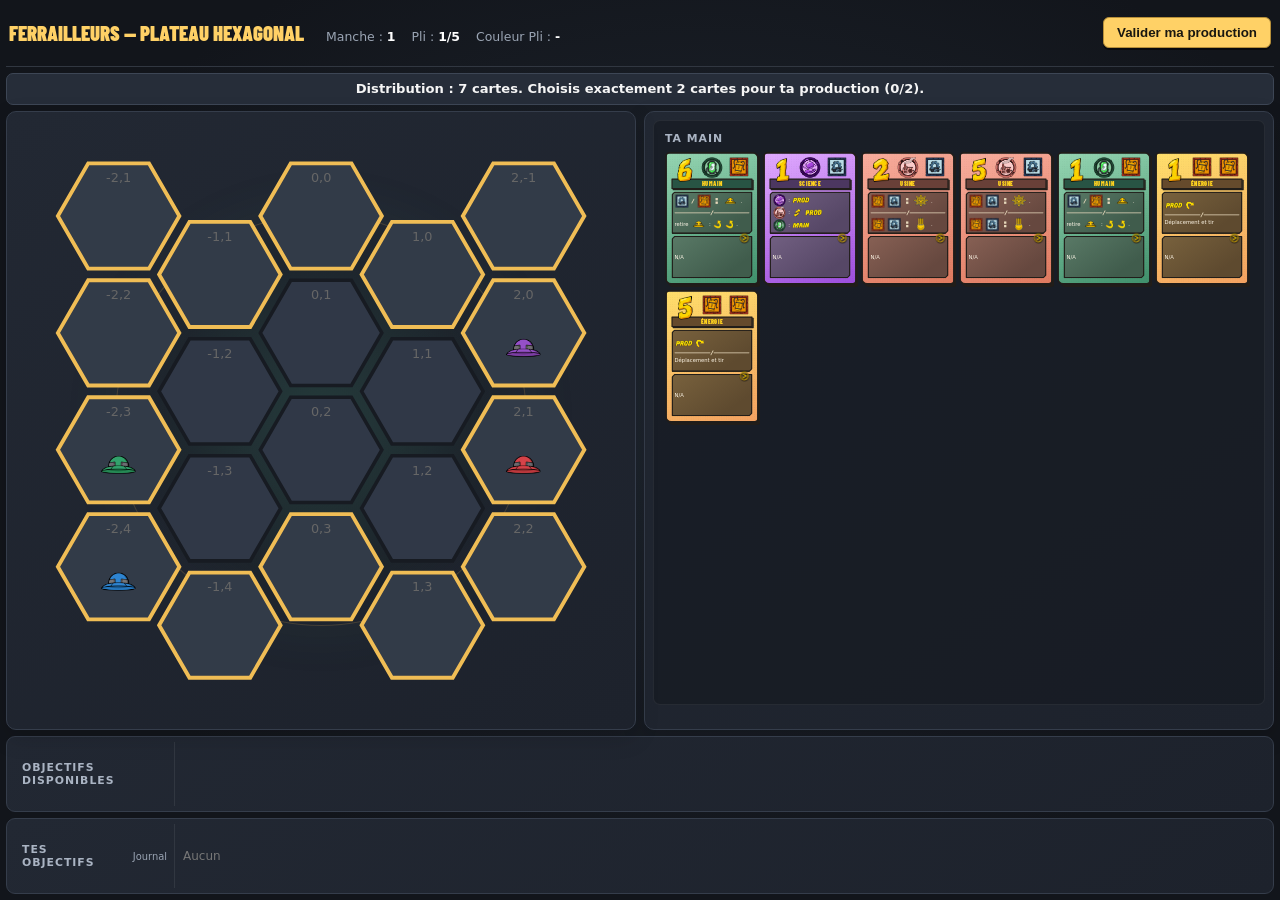
<file: index.html>
<!DOCTYPE html>
<html lang="fr">
<head>
  <meta charset="UTF-8">
  <title>Ferrailleurs - Plateau Hexagonal</title>
  <link href="https://fonts.googleapis.com/css2?family=Barlow+Condensed:wght@800;900&display=swap" rel="stylesheet">
  <link rel="stylesheet" href="src/render/cards.css">
  <link rel="stylesheet" href="src/render/objectives.css">
  <link rel="stylesheet" href="styles/game.css">
</head>
<body>

  <div class="game-shell">
    <header class="game-header">
      <div class="game-brand">
      <h1>Ferrailleurs — Plateau Hexagonal</h1>
      <div class="game-info"><span>Manche : <strong id="round-num">1</strong></span><span>Pli : <strong id="trick-num">1/5</strong></span><span>Couleur Pli : <strong id="lead-suit">-</strong></span></div>
      </div>
      <div class="header-actions">
      <button id="btn-end-turn" class="hidden">Valider</button>
      </div>
    </header>

    <div class="banner" id="phase-banner">Chargement...</div>

    <main class="main-layout">
      <aside class="sidebar">
        <section class="hand-panel right-bar">
          <div class="zone-heading"><div class="section-title">Ta main</div><button id="btn-face-down" class="hidden">Jouer une carte face cachée</button></div>
          <div class="cards-row hand-row hand-grid" id="my-hand"></div>
        </section>
        <section class="trick-area right-bar">
          <div class="section-title">Déroulé du pli</div>
          <div class="cards-row trick-cards" id="trick-cards"></div>
        </section>
        <section class="production-panel right-bar">
          <div class="zone-heading"><div><div class="section-title">Production</div><small>Symboles disponibles</small></div><div id="resource-count" class="resource-count"></div></div>
          <div class="production-row" id="my-prod"></div>
        </section>
      </aside>

      <section class="center-board">
        <div id="action-hint" class="action-hint"></div>
        <div class="board-table">
          <div class="board-glow"></div>
          <svg id="hex-svg" viewBox="-170 -190 340 380" role="img" aria-label="Plateau hexagonal">
            <g id="hex-grid-group"></g>
          </svg>
        </div>
        <div id="action-options" class="action-options"></div>
      </section>
    </main>

    <section class="objective-band river-band">
      <div class="objective-band-label"><div class="section-title">Objectifs disponibles</div></div>
      <div class="objective-strip river-container" id="objective-river"></div>
    </section>
    <section class="objective-band held-band">
      <div class="objective-band-label"><div class="section-title">Tes objectifs</div><details class="log-panel"><summary>Journal</summary><div id="game-log"></div></details></div>
      <div class="objective-strip my-objs-container" id="my-objectives"></div>
    </section>

  </div>

  <script src="src/render/common.js" defer></script>
  <script src="src/render/objective-renderer.js" defer></script>
  <script src="src/data/card-art.js" defer></script>
  <script src="src/data/cards.js" defer></script>
  <script src="src/data/objective-schema.js" defer></script>
  <script src="src/data/objectives.js" defer></script>
  <script src="assets/objectives/catalog.js" defer></script>
  <script src="src/game/state.js" defer></script>
  <script src="src/game/board.js" defer></script>
  <script src="src/game/objectives.js" defer></script>
  <script src="src/game/engine.js" defer></script>
  <script src="src/ui/render.js" defer></script>
  <script src="src/render/card-studio.js" defer></script>
  <script src="src/main.js" defer></script>
</body>
</html>
</file>
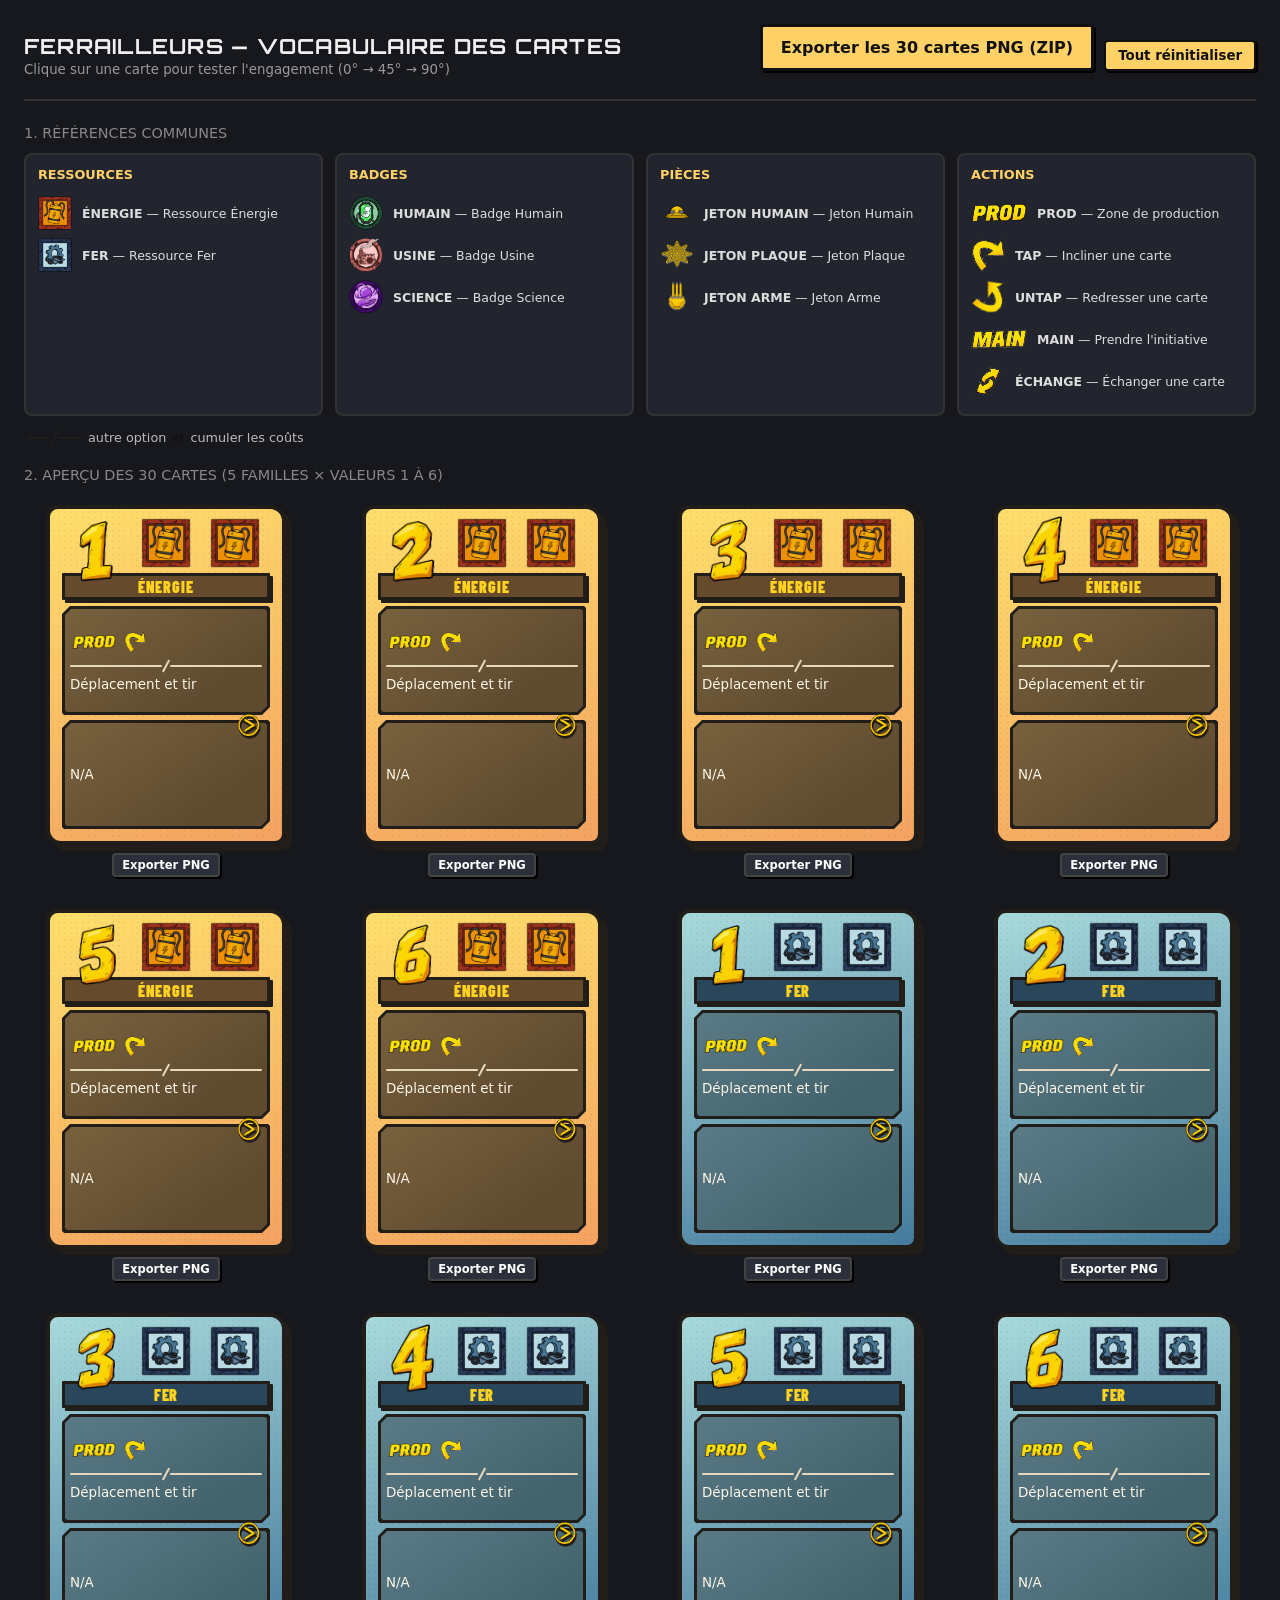
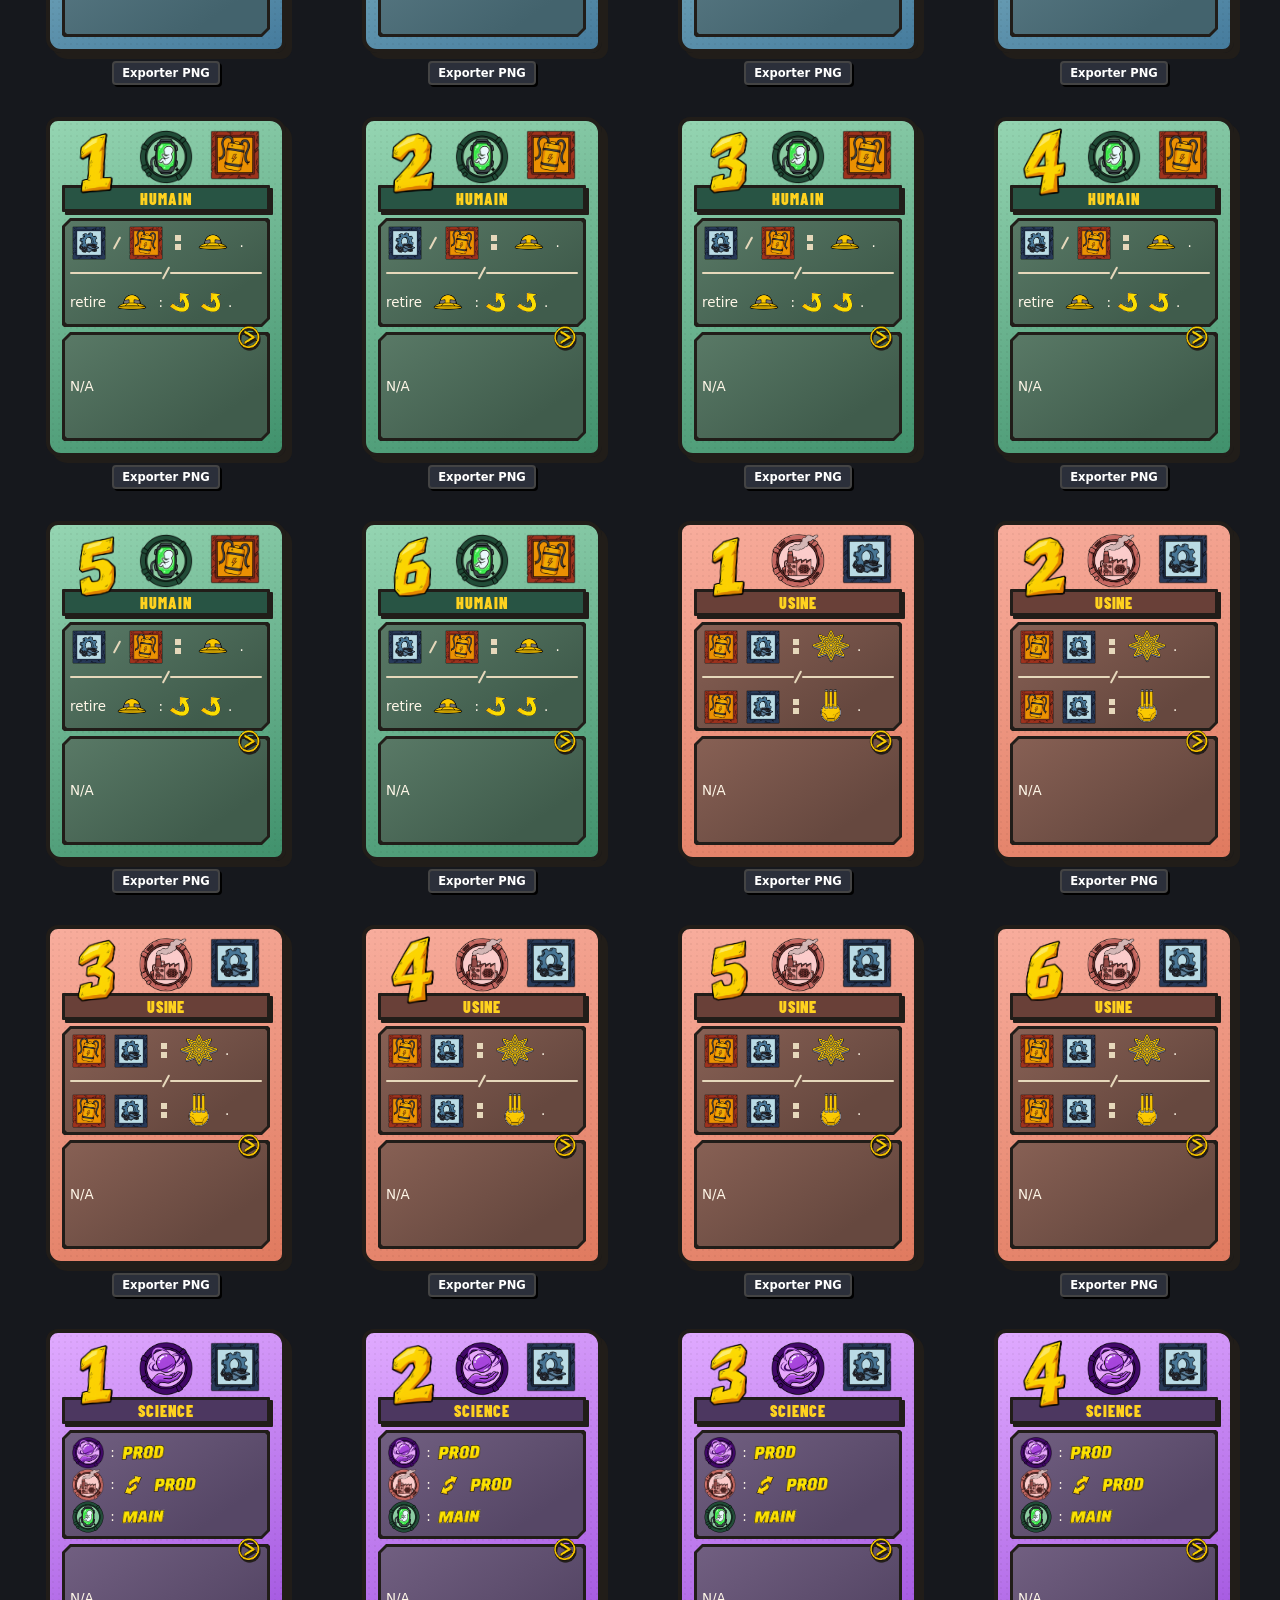
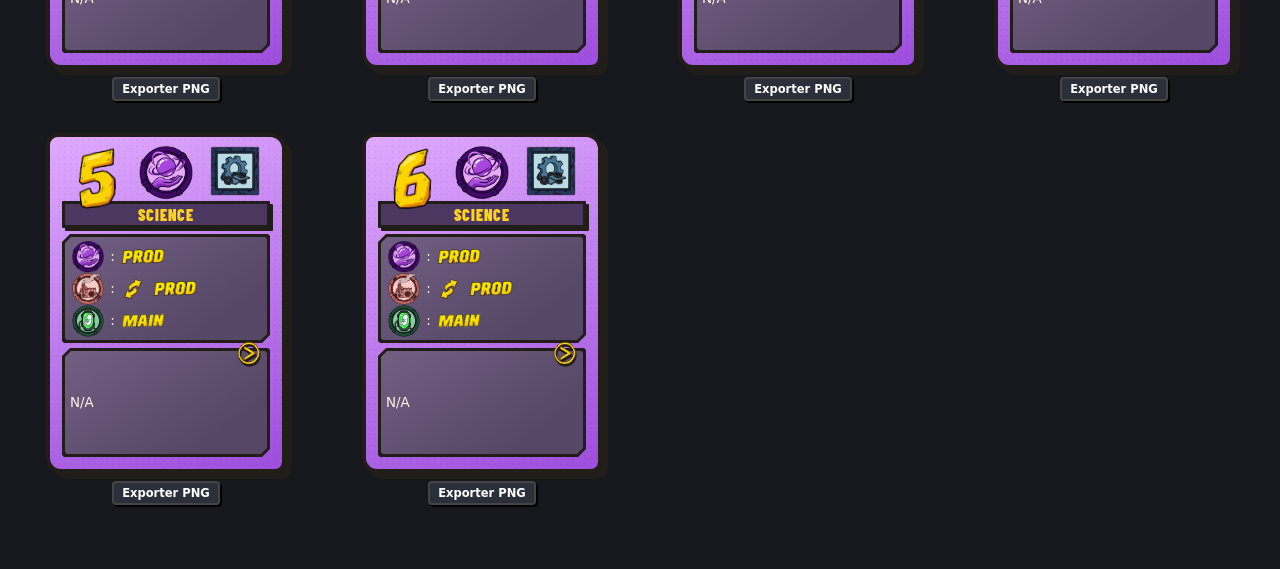
<file: preview/cards.html>
<!DOCTYPE html>
<html lang="fr">
<head>
  <meta charset="UTF-8">
  <title>Ferrailleurs — Vocabulaire et aperçu des cartes</title>
  <link href="https://fonts.googleapis.com/css2?family=Orbitron:wght@600;700;800;900&family=Barlow+Condensed:wght@800;900&display=swap" rel="stylesheet">

  <link rel="stylesheet" href="cards.css">
</head>
<body>

  <header>
    <div>
      <h1>Ferrailleurs — Vocabulaire des cartes</h1>
      <small style="color:#999">Clique sur une carte pour tester l'engagement (0° → 45° → 90°)</small>
    </div>
    <div class="controls">
      <div class="export-all-control">
        <button class="btn-export-all" id="btn-export-all" type="button" onclick="exportAllCardsPNG()">Exporter les 30 cartes PNG (ZIP)</button>
        <span class="export-status" id="export-status" aria-live="polite"></span>
      </div>
      <button onclick="resetAllRotations()">Tout réinitialiser</button>
    </div>
  </header>

  <div class="section-title">1. Références communes</div>
  <div class="term-groups" id="terms-list"></div>
  <div class="operator-legend"><span class="choice-divider" aria-hidden="true"><span class="choice-slash"></span></span><span>autre option</span><span class="logic-word">et</span><span>cumuler les coûts</span></div>

  <div class="section-title">2. Aperçu des 30 cartes (5 familles × valeurs 1 à 6)</div>
  <div class="cards-grid" id="cards-list"></div>

  <script src="../src/render/common.js"></script>
  <script src="../src/data/card-art.js"></script>
  <script src="../src/data/cards.js"></script>
  <script src="../src/render/card-studio.js"></script>
  <script src="cards.js"></script>

</body>
</html>
</file>
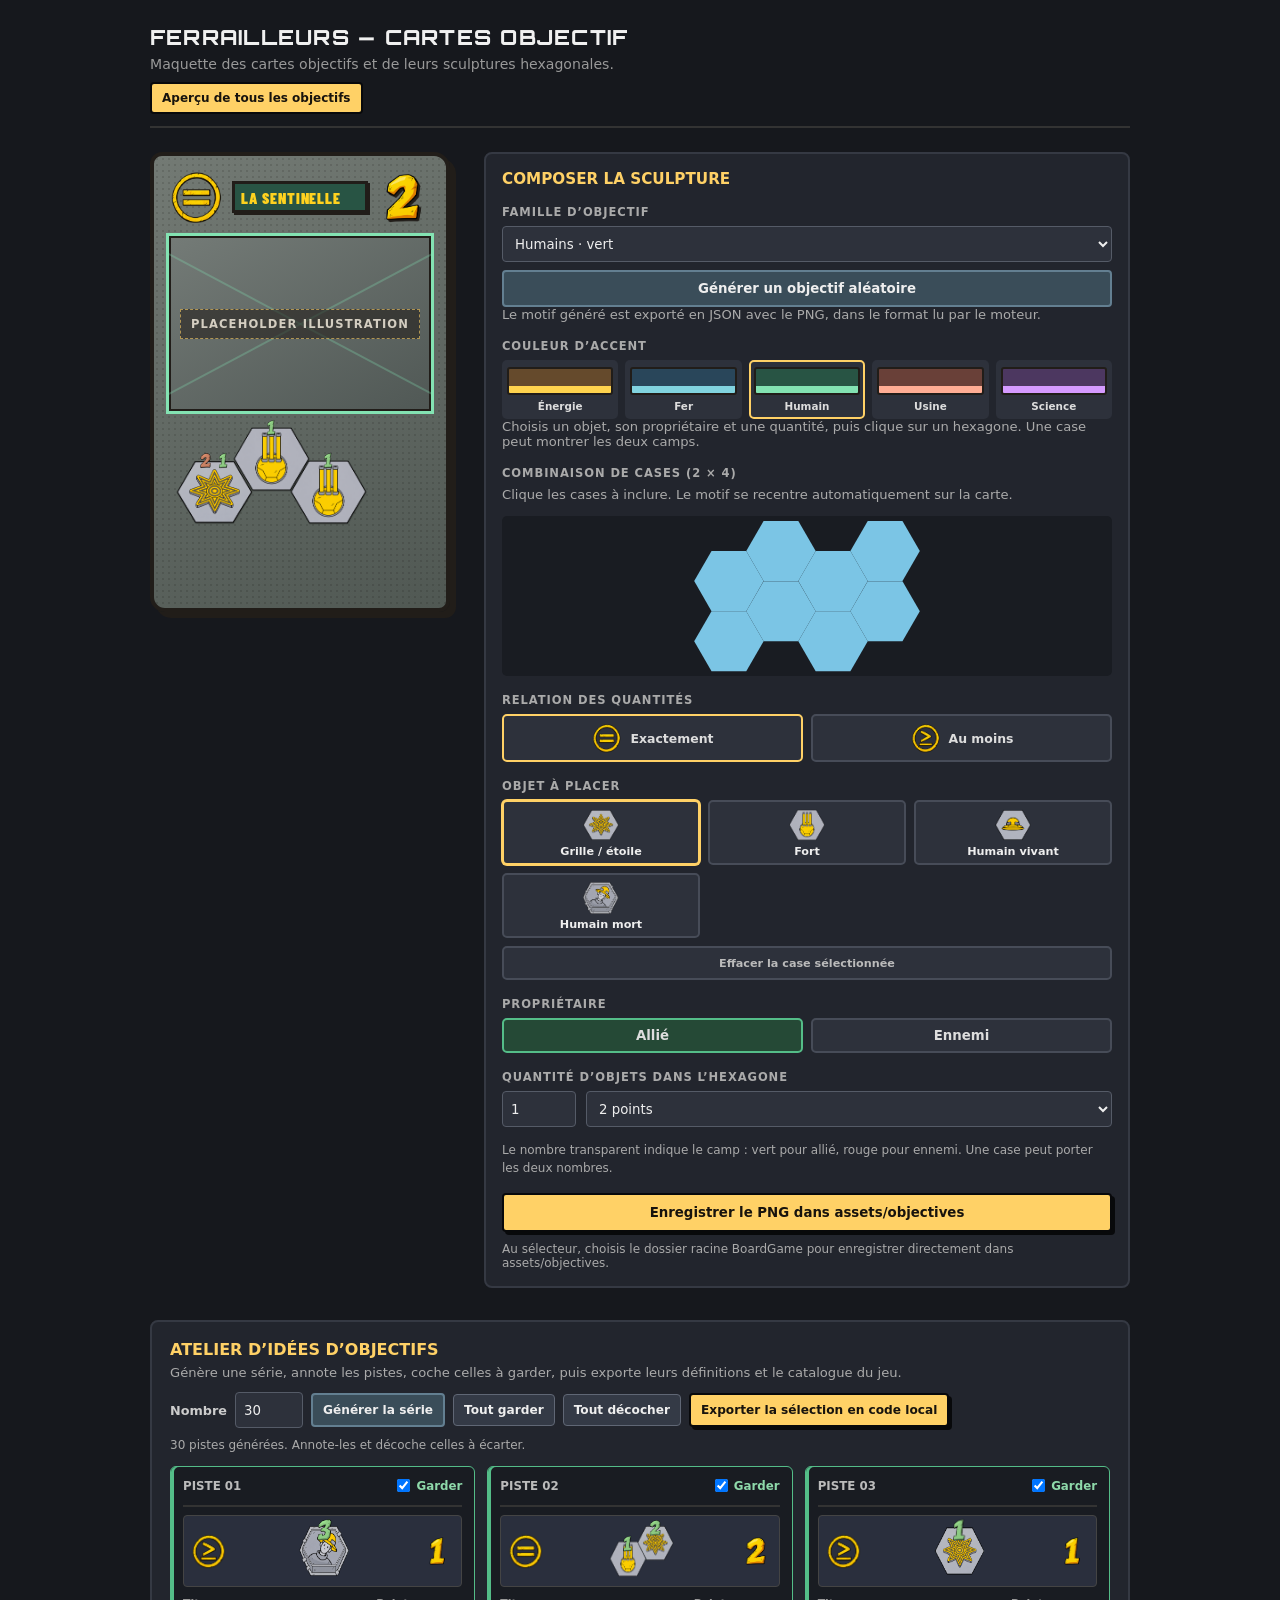
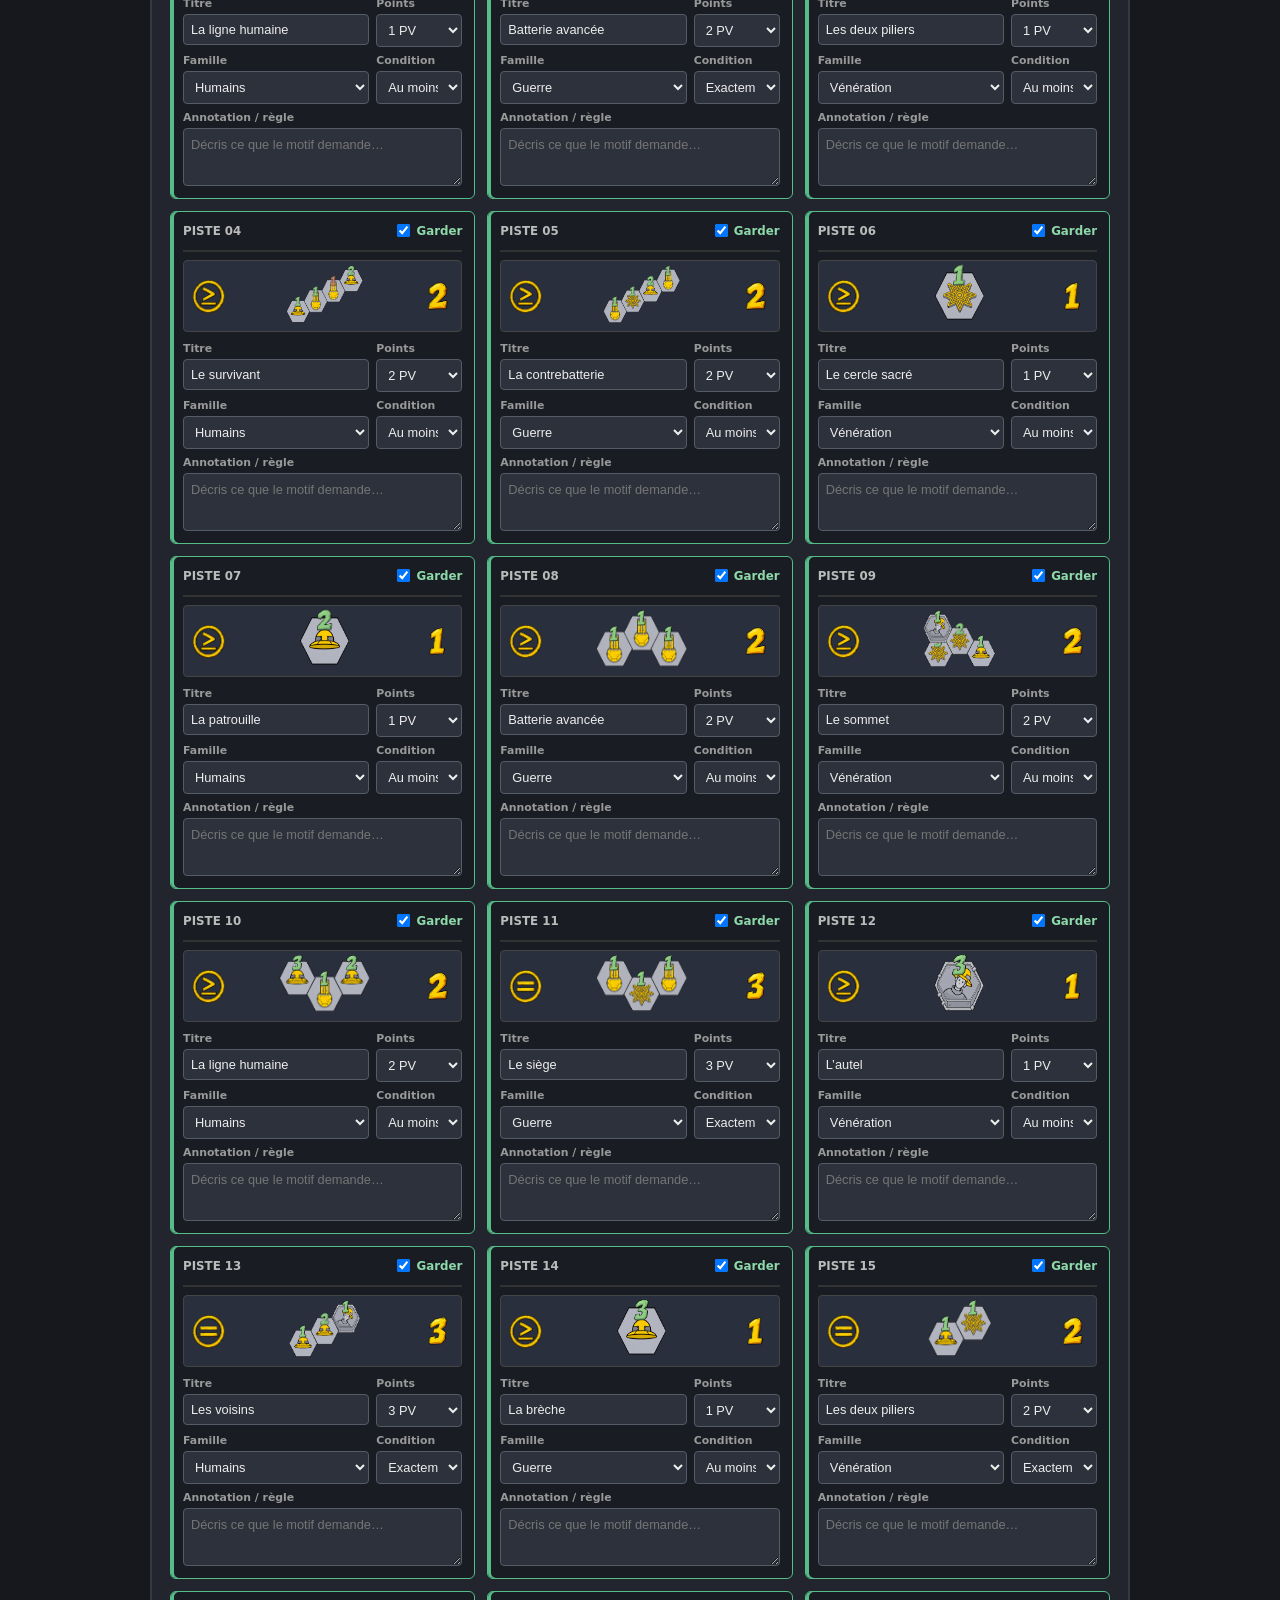
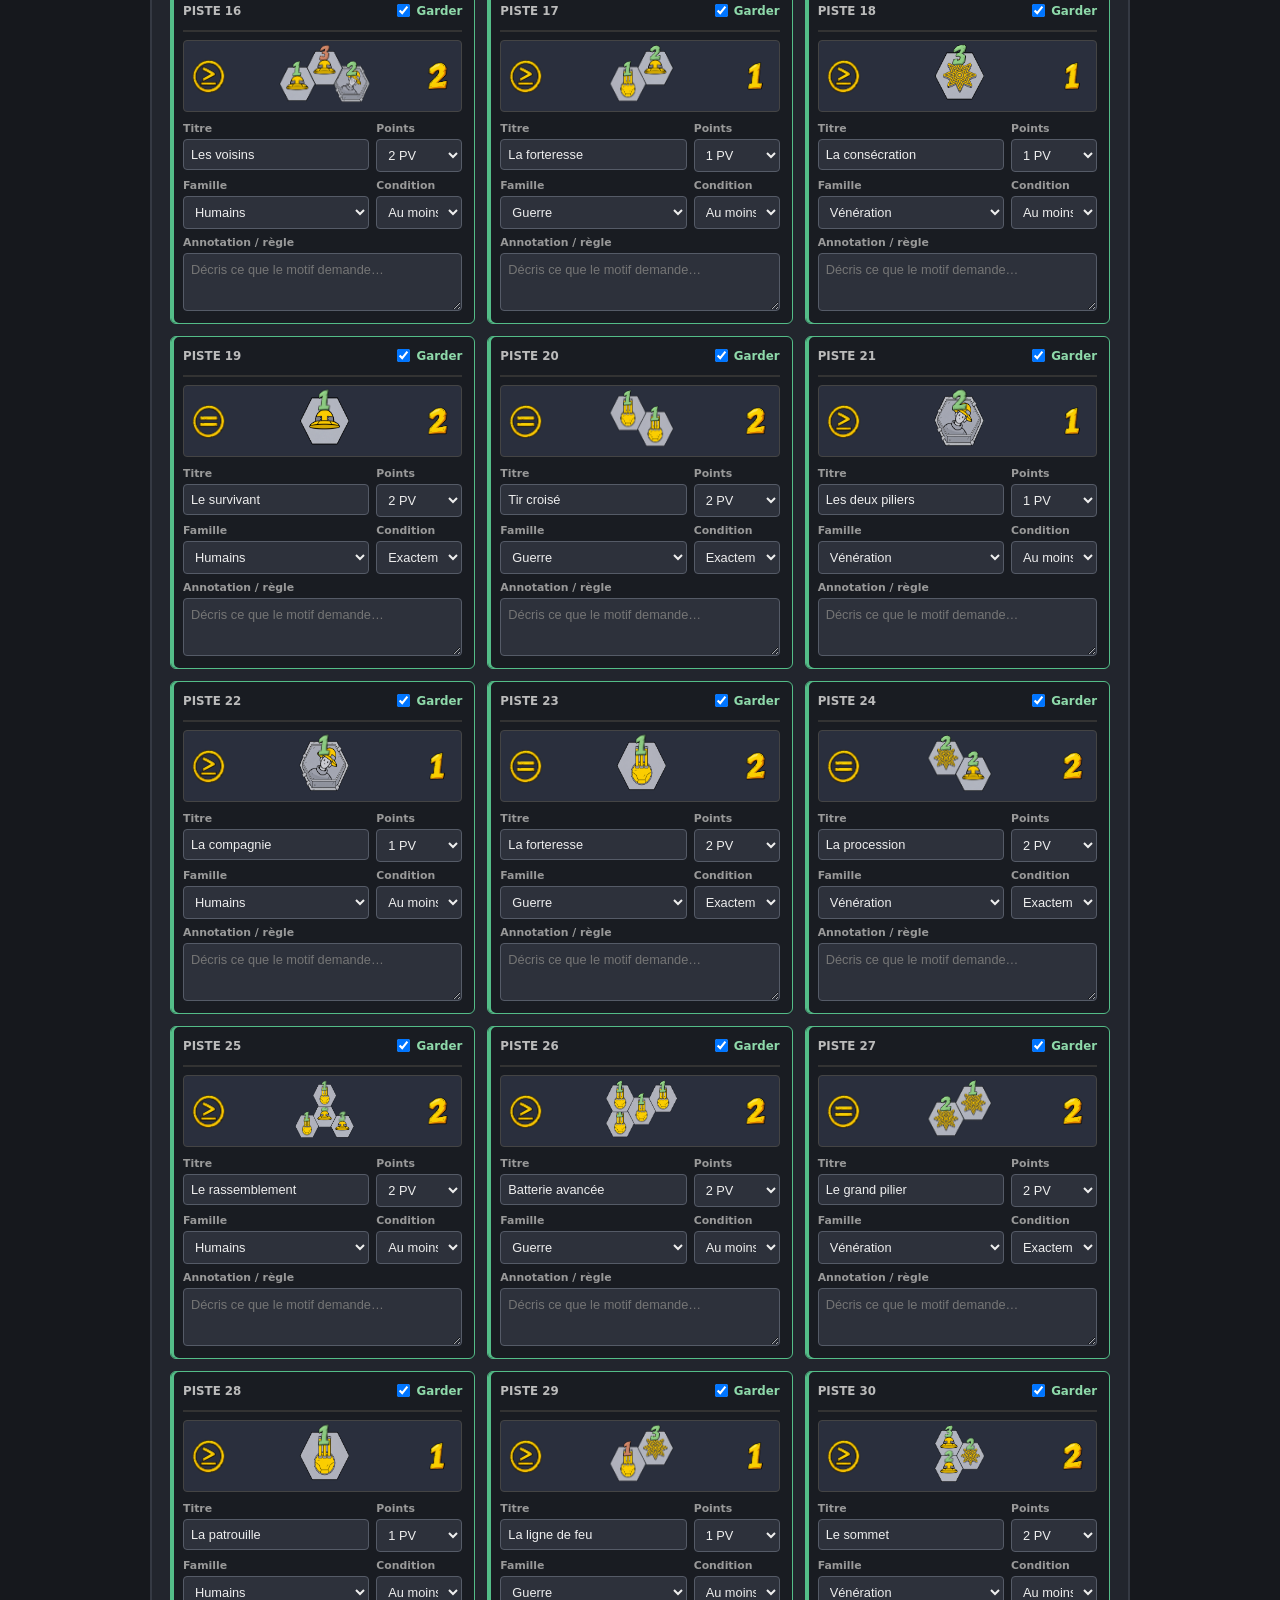
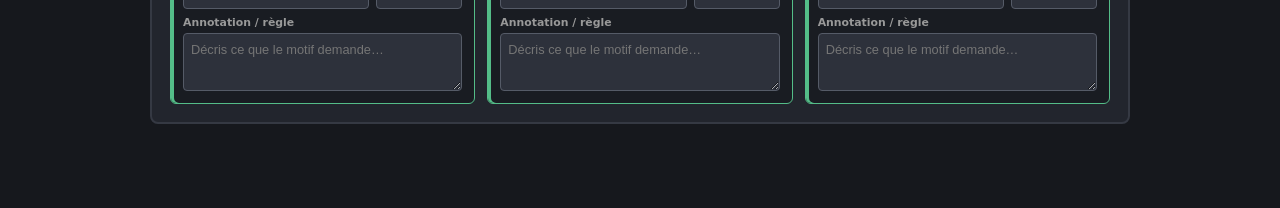
<file: preview/objective.html>
<!DOCTYPE html>
<html lang="fr">
<head>
  <meta charset="UTF-8">
  <meta name="viewport" content="width=device-width, initial-scale=1">
  <title>Ferrailleurs — Aperçu des objectifs</title>
  <link href="https://fonts.googleapis.com/css2?family=Orbitron:wght@700;800;900&family=Barlow+Condensed:wght@800;900&display=swap" rel="stylesheet">
  <link rel="stylesheet" href="objective.css">
  <link rel="stylesheet" href="../src/render/objectives.css">
</head>
<body>
  <header>
    <h1>Ferrailleurs — Cartes Objectif</h1>
    <p>Maquette des cartes objectifs et de leurs sculptures hexagonales.</p>
    <a href="objectives.html">Aperçu de tous les objectifs</a>
  </header>

  <main class="workspace">
    <article class="objective-card" data-theme="humain" aria-label="Aperçu de carte objectif">
      <div class="card-heading">
        <img class="criterion-image" id="criterion-image" src="../assets/divers/div_eq.png" alt="Quantité exacte">
        <input class="card-title" aria-label="Titre de l’objectif" value="La sentinelle" maxlength="28">
        <div class="points-wrap">
          <img class="points-image" id="points-image" src="../assets/numbers/num_2.png" alt="2 points de victoire">
          <select class="points-picker" id="points-picker" aria-label="Points de victoire">
            <option value="1">1 point</option><option value="2" selected>2 points</option><option value="3">3 points</option>
            <option value="4">4 points</option><option value="5">5 points</option><option value="6">6 points</option>
          </select>
        </div>
      </div>
      <div class="illustration"><span>Placeholder illustration</span></div>
      <svg class="sculpture" id="objective-map" viewBox="0 0 832 590" role="group" aria-label="Motif objectif en ruche de 8 hexagones"></svg>
    </article>

    <aside class="editor">
      <h2>Composer la sculpture</h2>
      <span class="editor-label">Famille d’objectif</span>
      <div class="settings-row">
        <select id="objective-family" aria-label="Famille d’objectif">
          <option value="humains">Humains · vert</option>
          <option value="guerre">Guerre · usine rouge</option>
          <option value="veneration">Vénération · écrous bleus</option>
        </select>
      </div>
      <button class="randomize-button" id="randomize-objective" type="button">Générer un objectif aléatoire</button>
      <p>Le motif généré est exporté en JSON avec le PNG, dans le format lu par le moteur.</p>
      <span class="editor-label">Couleur d’accent</span>
      <div class="theme-picker" aria-label="Couleur d’accent de la carte">
        <button class="theme-choice" data-theme="energie" aria-label="Énergie"><span class="theme-swatch swatch-energie"></span><span>Énergie</span></button>
        <button class="theme-choice" data-theme="ressource" aria-label="Fer"><span class="theme-swatch swatch-ressource"></span><span>Fer</span></button>
        <button class="theme-choice active" data-theme="humain" aria-label="Humain"><span class="theme-swatch swatch-humain"></span><span>Humain</span></button>
        <button class="theme-choice" data-theme="construction" aria-label="Usine"><span class="theme-swatch swatch-construction"></span><span>Usine</span></button>
        <button class="theme-choice" data-theme="science" aria-label="Science"><span class="theme-swatch swatch-science"></span><span>Science</span></button>
      </div>
      <p>Choisis un objet, son propriétaire et une quantité, puis clique sur un hexagone. Une case peut montrer les deux camps.</p>
      <span class="editor-label">Combinaison de cases (2 × 4)</span>
      <p>Clique les cases à inclure. Le motif se recentre automatiquement sur la carte.</p>
      <svg class="layout-picker" id="layout-picker" viewBox="0 0 832 590" role="group" aria-label="Choisir la combinaison d’hexagones"></svg>

      <span class="editor-label">Relation des quantités</span>
      <div class="criterion-select">
        <button class="active" data-criterion="eq"><img src="../assets/divers/div_eq.png" alt=""><span>Exactement</span></button>
        <button data-criterion="sup_eq"><img src="../assets/divers/div_sup_eq.png" alt=""><span>Au moins</span></button>
      </div>

      <span class="editor-label">Objet à placer</span>
      <div class="palette" role="toolbar" aria-label="Objets à placer">
        <button class="tool active" data-token="grid" data-label="Étoile"><img src="../assets/token/token_grid.png" alt=""><span>Grille / étoile</span></button>
        <button class="tool" data-token="gun" data-label="Fort"><img src="../assets/token/token_gun.png" alt=""><span>Fort</span></button>
        <button class="tool" data-token="human" data-label="Humain vivant"><img src="../assets/token/token_human.png" alt=""><span>Humain vivant</span></button>
        <button class="tool" data-token="dead" data-label="Humain mort"><img src="../assets/token/token_human_dead.png" alt=""><span>Humain mort</span></button>
        <button class="tool clear" data-token="clear">Effacer la case sélectionnée</button>
      </div>

      <span class="editor-label">Propriétaire</span>
      <div class="owner-select" aria-label="Propriétaire de l’objet">
        <button class="active" data-owner="ally">Allié</button>
        <button data-owner="enemy">Ennemi</button>
      </div>

      <span class="editor-label">Quantité d’objets dans l’hexagone</span>
      <div class="settings-row">
        <input id="quantity" type="number" min="1" max="6" value="1" aria-label="Quantité">
        <select id="points-control" aria-label="Points de victoire">
          <option value="1">1 point</option><option value="2" selected>2 points</option><option value="3">3 points</option>
          <option value="4">4 points</option><option value="5">5 points</option><option value="6">6 points</option>
        </select>
      </div>
      <p class="hint">Le nombre transparent indique le camp : vert pour allié, rouge pour ennemi. Une case peut porter les deux nombres.</p>
      <button class="export-button" id="export-png" type="button">Enregistrer le PNG dans assets/objectives</button>
      <p class="export-status" id="export-status" aria-live="polite">Au sélecteur, choisis le dossier racine BoardGame pour enregistrer directement dans assets/objectives.</p>
    </aside>
  </main>

  <section class="batch-workbench" aria-labelledby="batch-title">
    <h2 id="batch-title">Atelier d’idées d’objectifs</h2>
    <p>Génère une série, annote les pistes, coche celles à garder, puis exporte leurs définitions et le catalogue du jeu.</p>
    <div class="batch-controls">
      <label>Nombre <input id="batch-size" type="number" min="1" max="60" value="30"></label>
      <button class="randomize-button" id="generate-batch" type="button">Générer la série</button>
      <button class="batch-secondary" id="select-all-ideas" type="button">Tout garder</button>
      <button class="batch-secondary" id="clear-ideas" type="button">Tout décocher</button>
      <button class="export-button" id="export-batch" type="button">Exporter la sélection en code local</button>
    </div>
    <p class="export-status" id="batch-status" aria-live="polite">Les idées restent dans cette page jusqu’à l’export. L’annotation est conservée dans le champ « text » du code objectif.</p>
    <div class="idea-grid" id="idea-grid"></div>
  </section>

  <script src="../src/render/common.js"></script>
  <script src="../src/render/objective-renderer.js"></script>
  <script src="../src/data/objective-schema.js"></script>
  <script src="objective.js"></script>

</body>
</html>
</file>
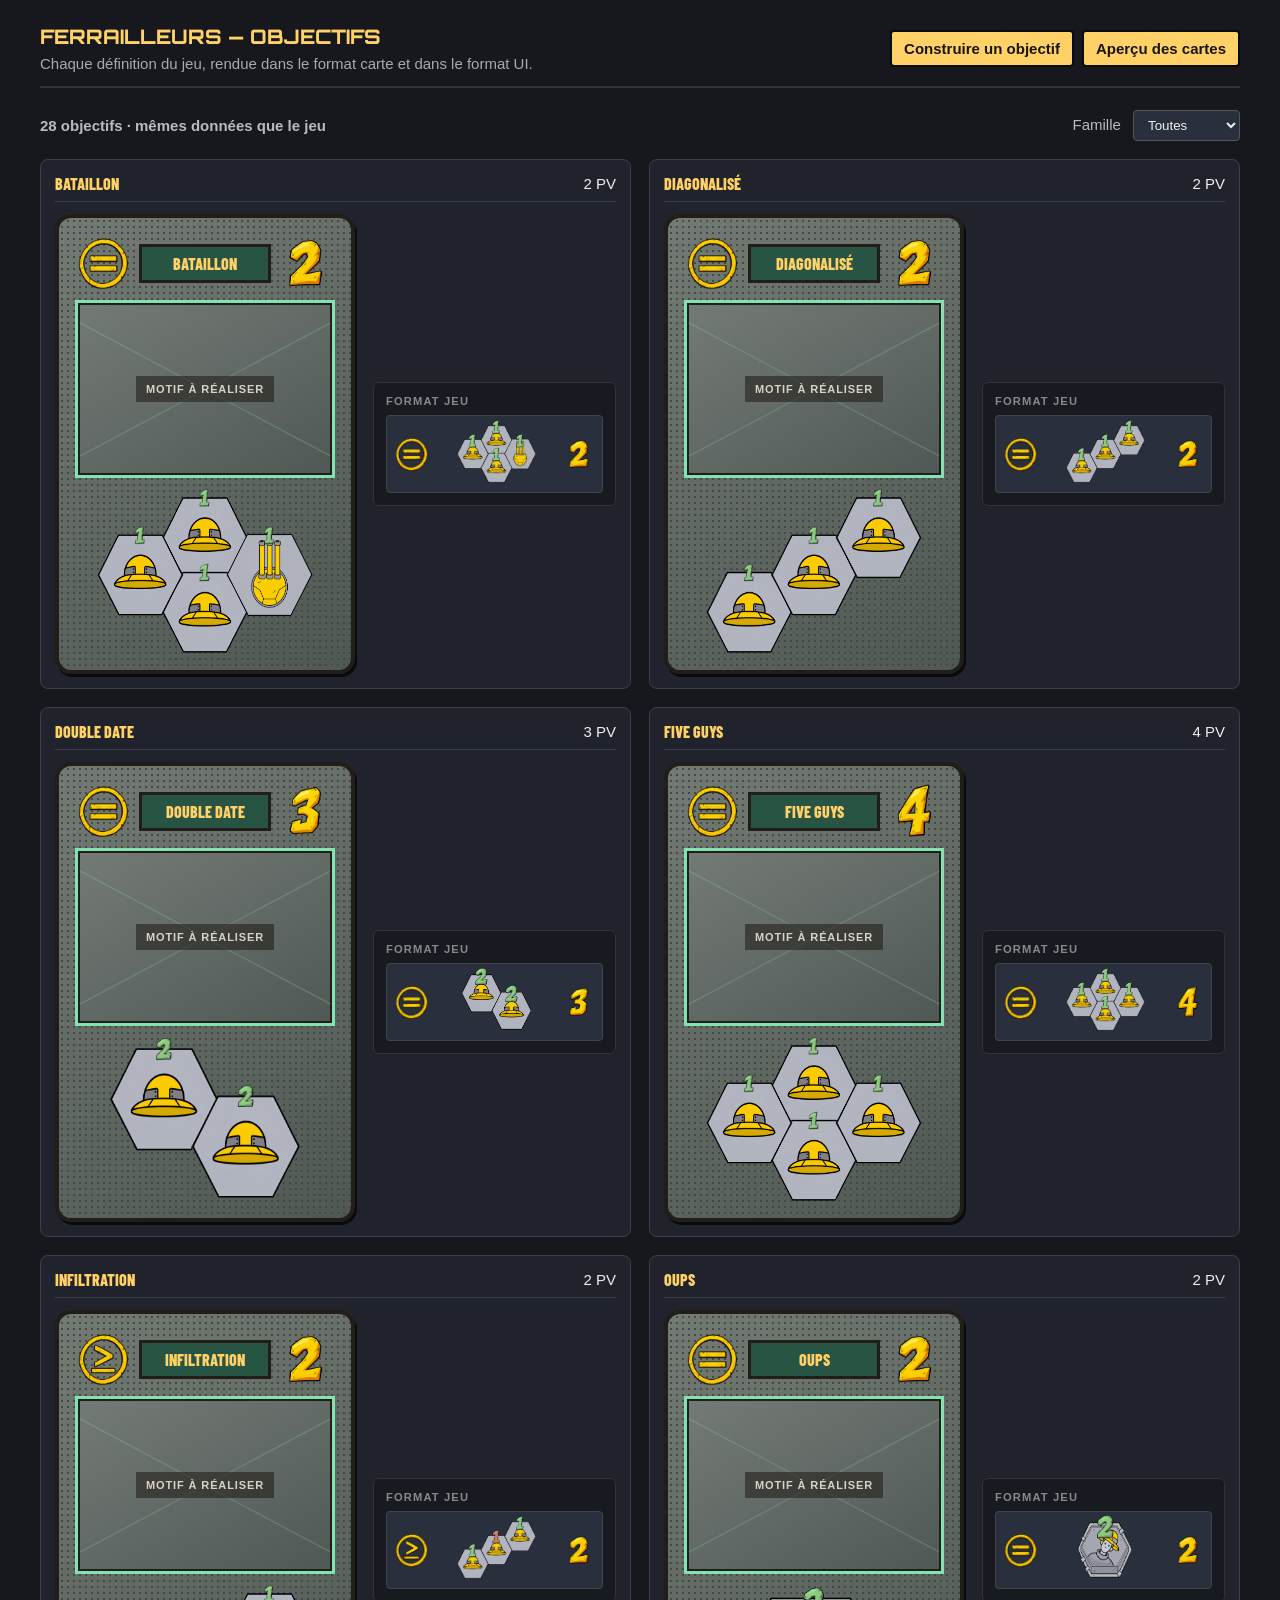
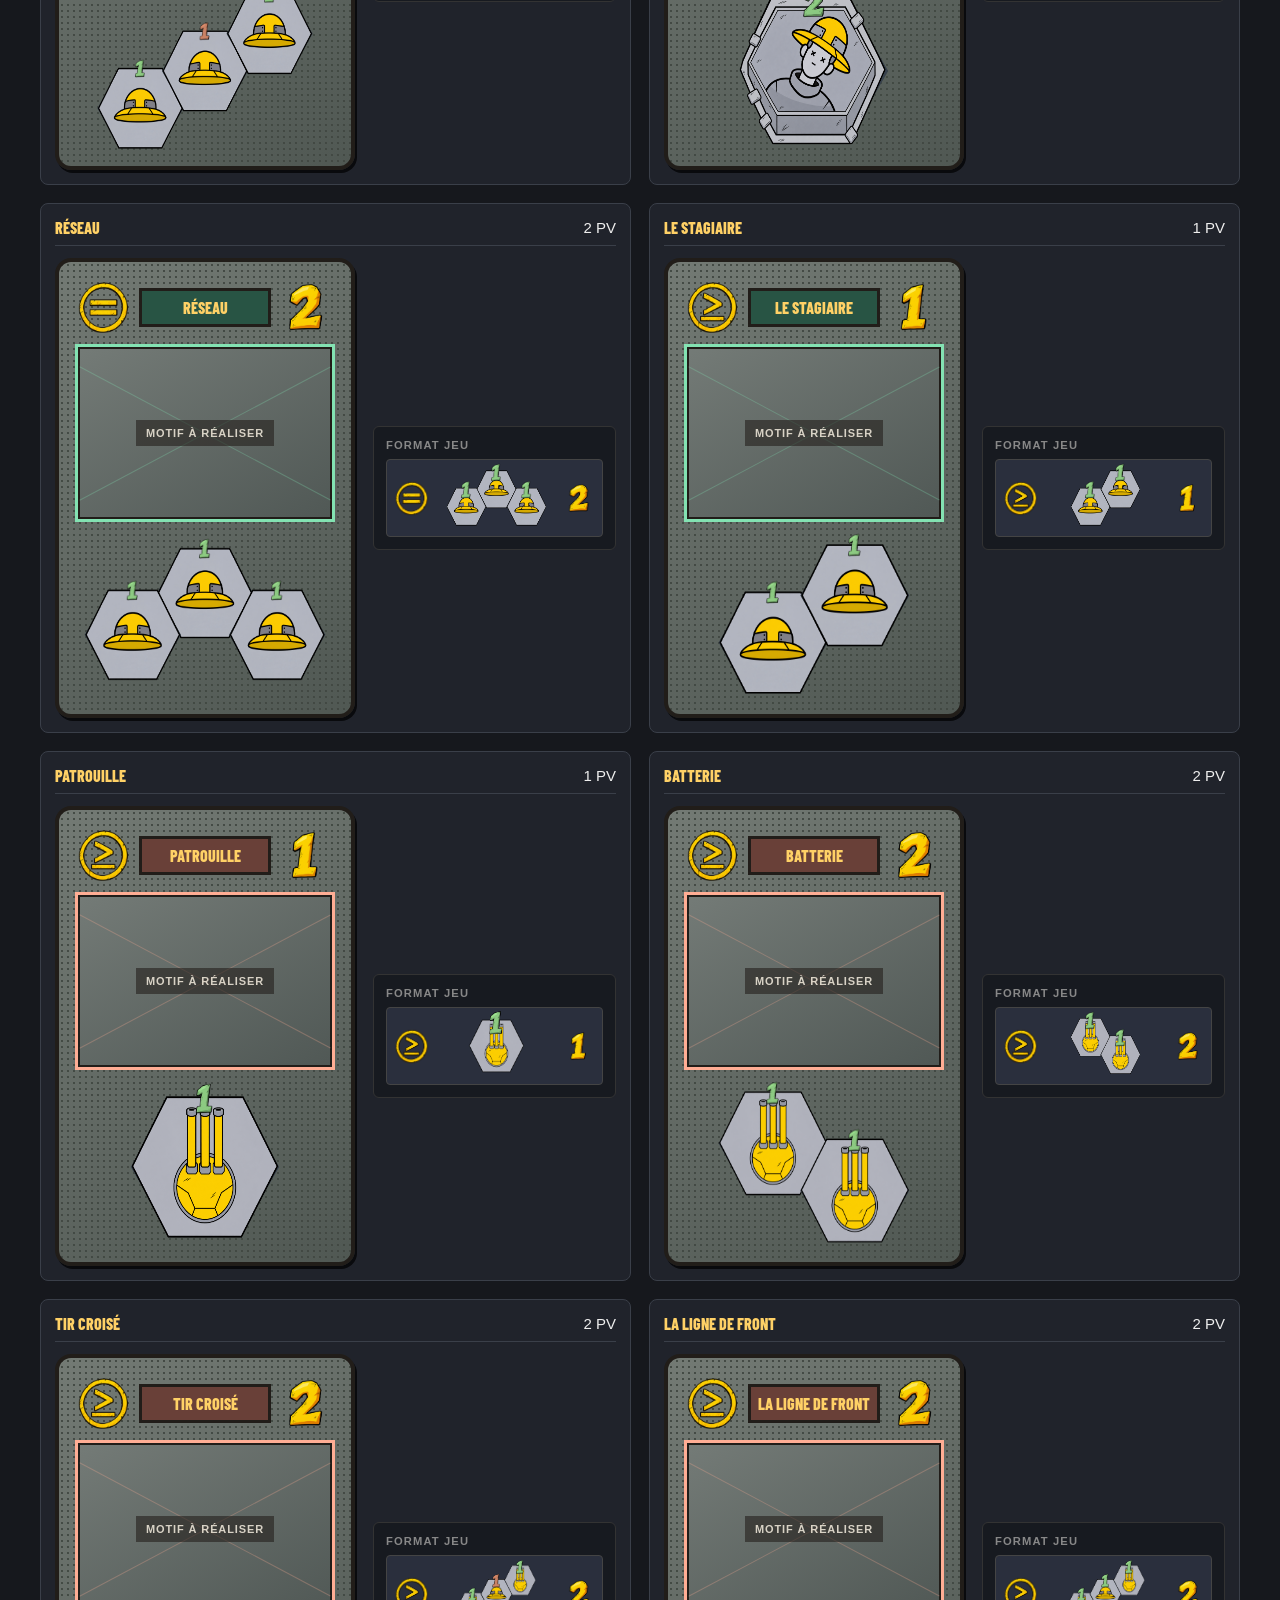
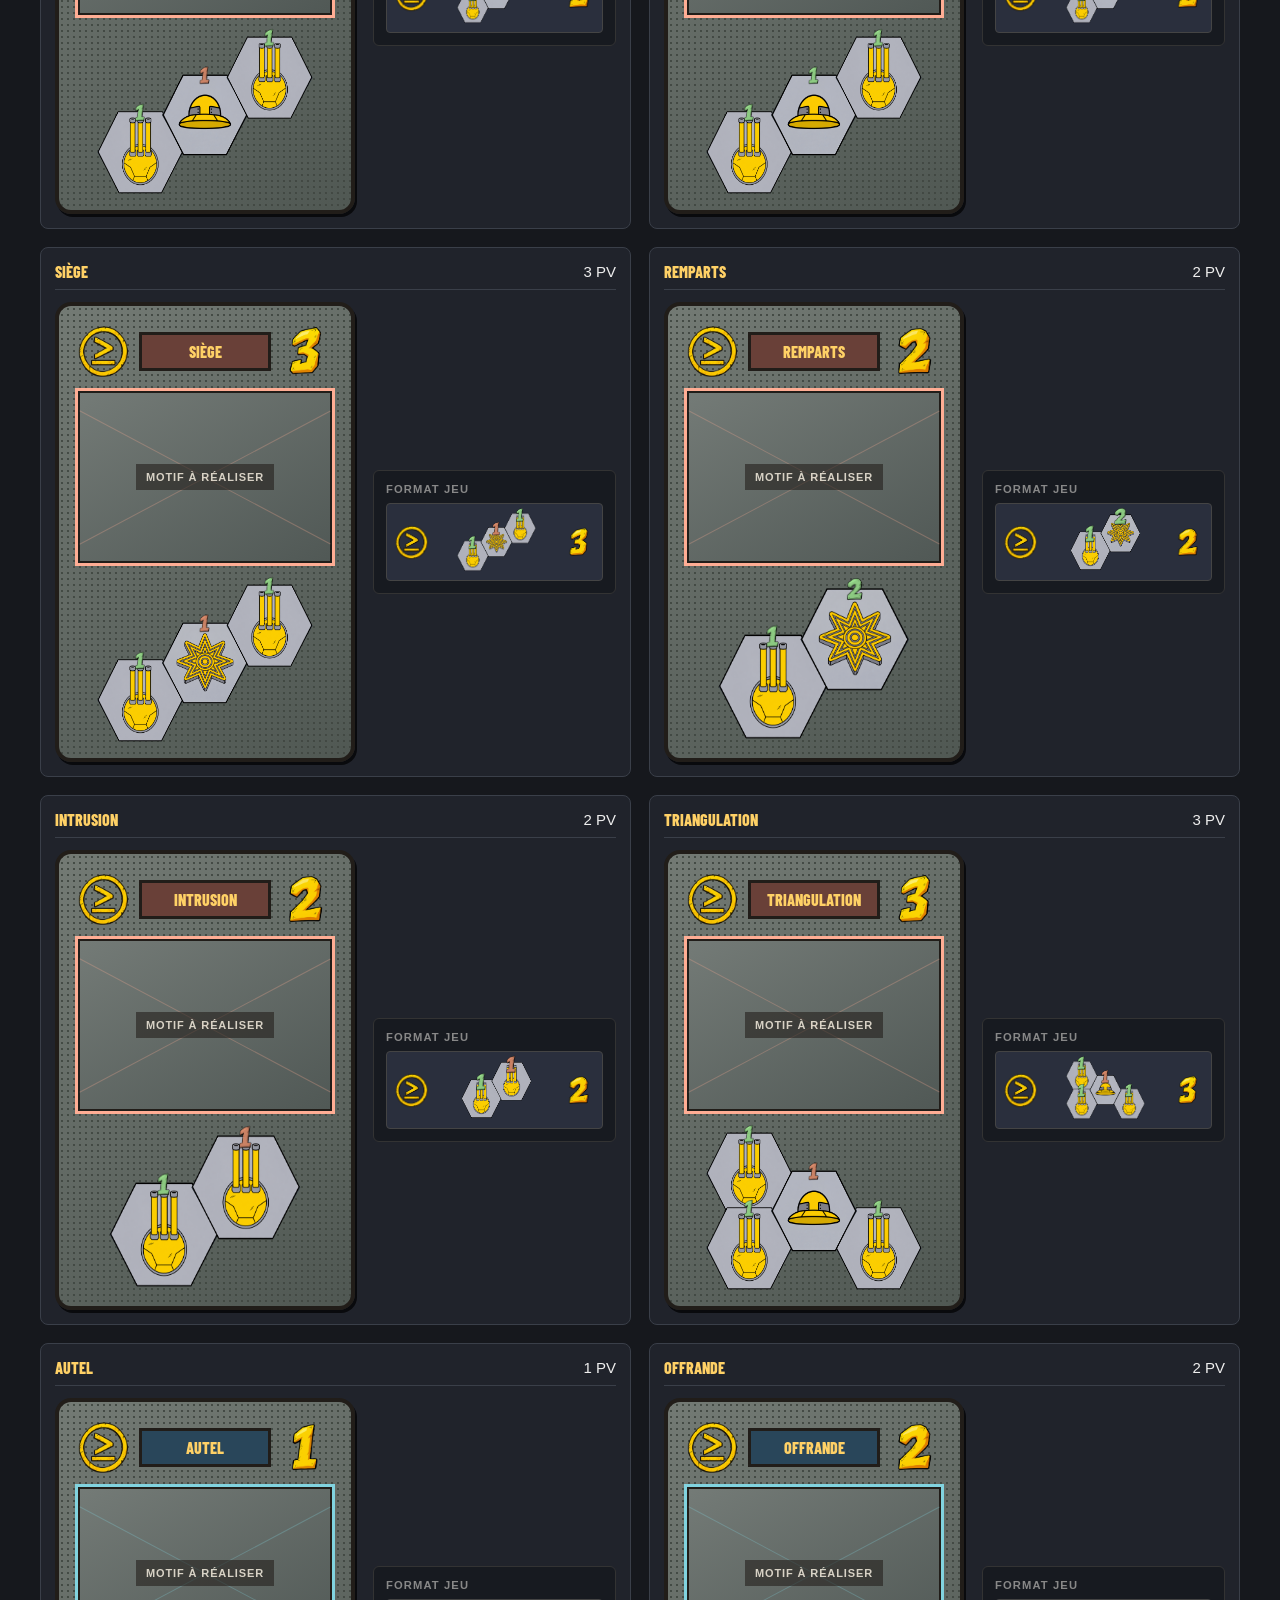
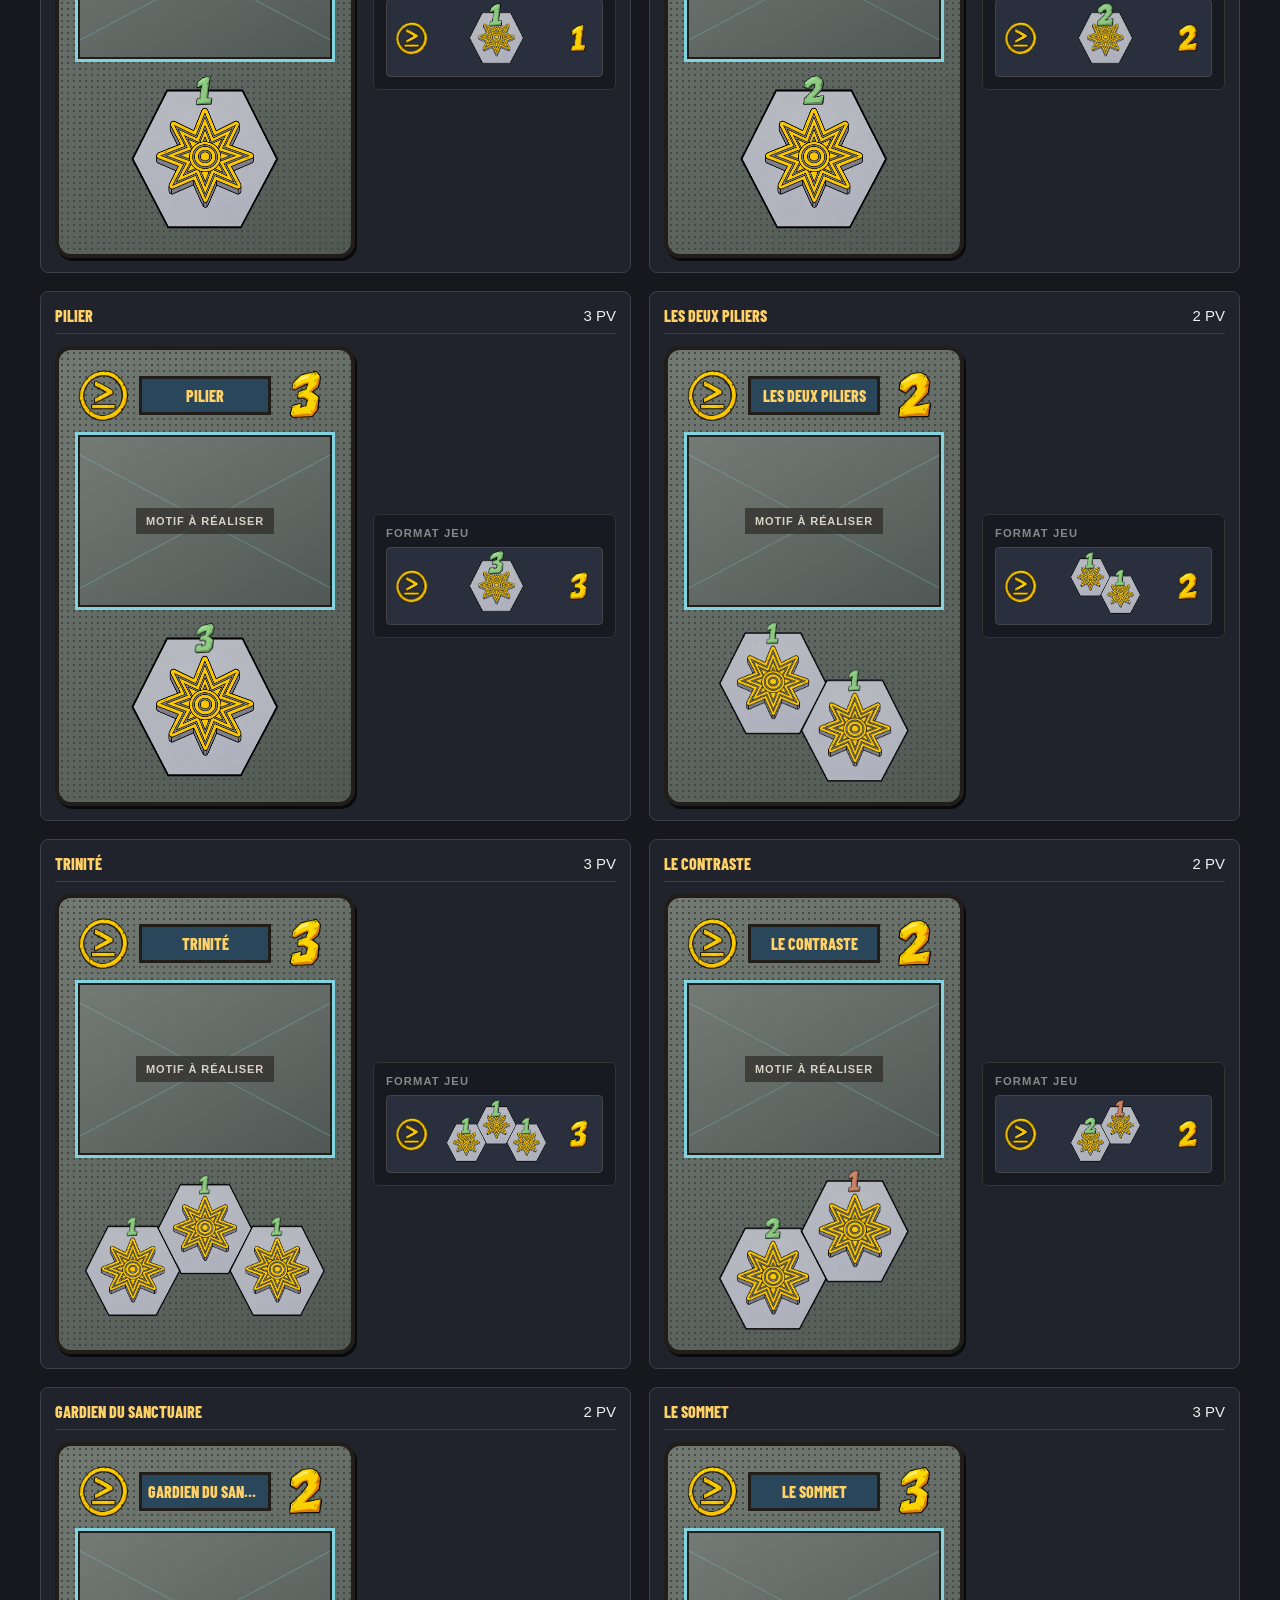
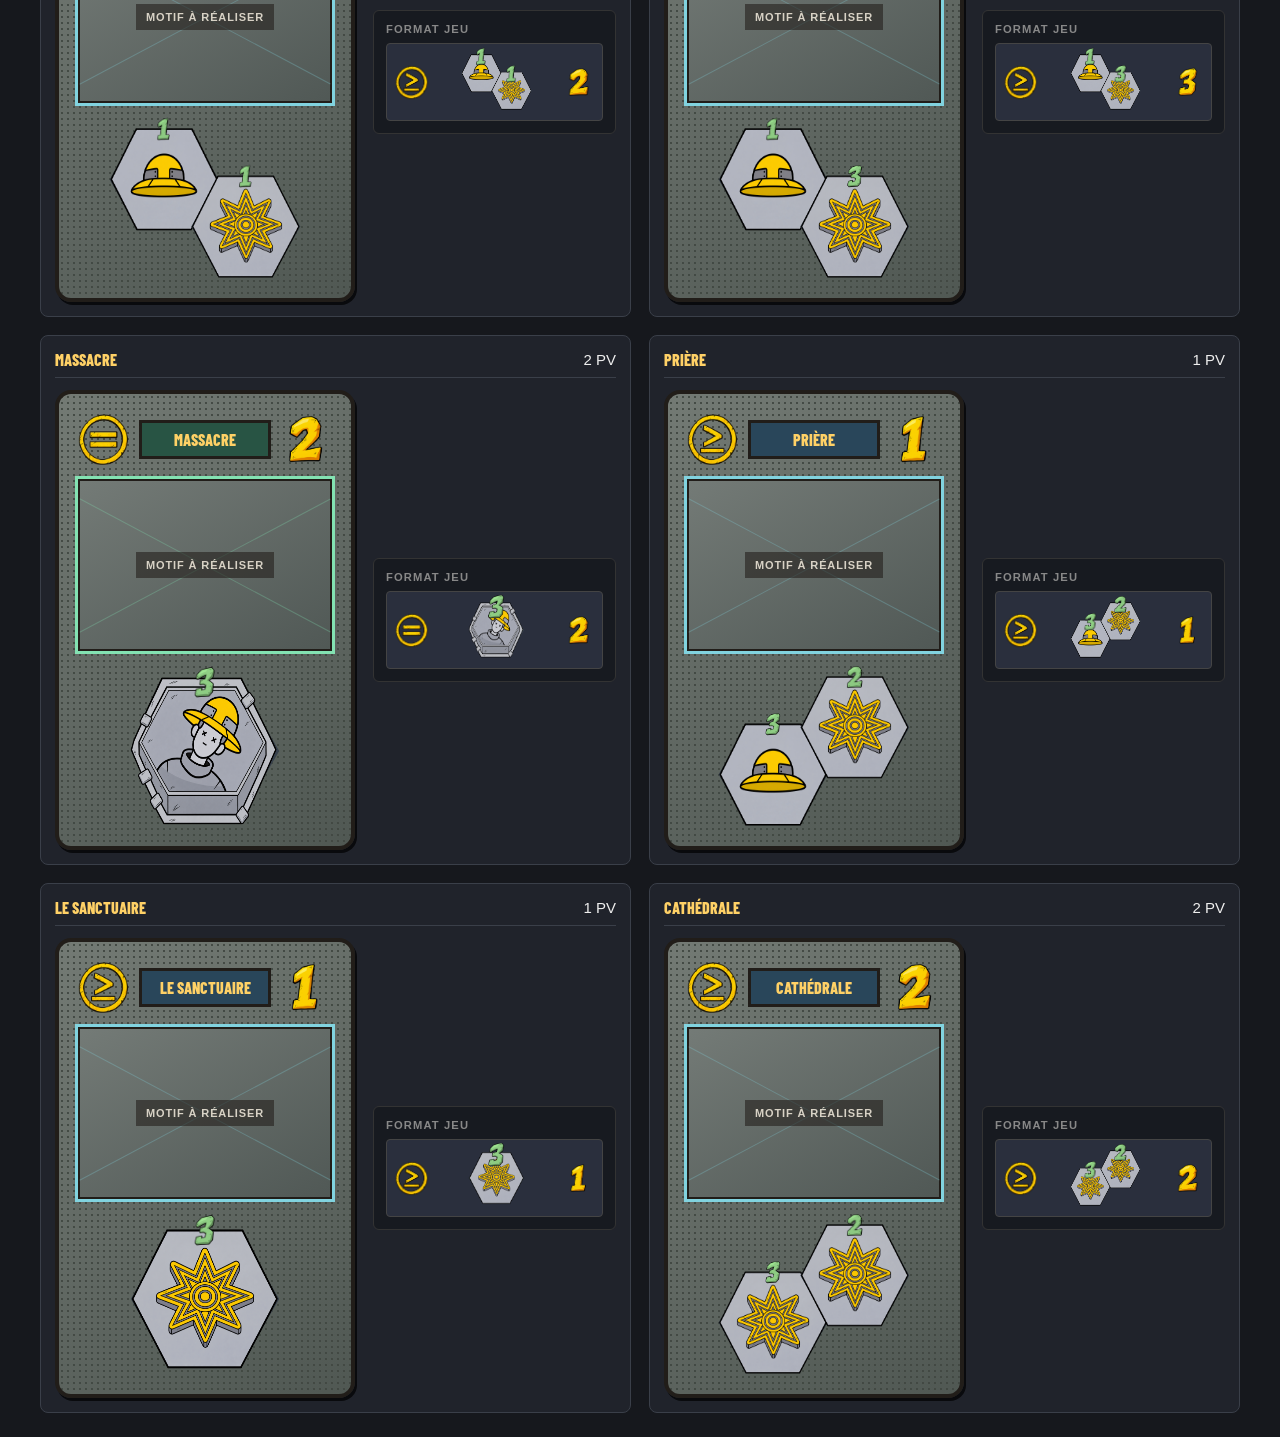
<file: preview/objectives.html>
<!DOCTYPE html>
<html lang="fr">
<head>
  <meta charset="UTF-8">
  <meta name="viewport" content="width=device-width, initial-scale=1">
  <title>Ferrailleurs — Galerie des objectifs</title>
  <link href="https://fonts.googleapis.com/css2?family=Orbitron:wght@700;800;900&family=Barlow+Condensed:wght@800;900&display=swap" rel="stylesheet">
  <link rel="stylesheet" href="../src/render/objectives.css">
  <link rel="stylesheet" href="objectives.css">
</head>
<body>
  <header>
    <div><h1>Ferrailleurs — Objectifs</h1><p>Chaque définition du jeu, rendue dans le format carte et dans le format UI.</p></div>
    <nav><a href="objective.html">Construire un objectif</a><a href="cards.html">Aperçu des cartes</a></nav>
  </header>
  <main>
    <div class="gallery-toolbar"><strong id="objective-count"></strong><label>Famille <select id="family-filter"><option value="all">Toutes</option><option value="humains">Humains</option><option value="guerre">Guerre</option><option value="veneration">Vénération</option></select></label></div>
    <div id="objectives-gallery" class="objectives-gallery"></div>
  </main>
  <script src="../src/render/common.js"></script>
  <script src="../src/data/objective-schema.js"></script>
  <script src="../src/data/objectives.js"></script>
  <script src="../assets/objectives/catalog.js"></script>
  <script src="../src/render/objective-renderer.js"></script>
  <script src="objectives-gallery.js"></script>
</body>
</html>
</file>
<file: src/render/cards.css>
:root { --tone-energie: #f4a261; --tone-fer: #457b9d; --tone-humain: #40916c; --tone-usine: #e07a5f; --tone-science: #9d4edd; }

/* --- TEMPLATE CARTE (Largeur 240px, Hauteur 340px) --- */
    .card-wrapper { display: flex; flex-direction: column; align-items: center; gap: 8px; }
    .card {
      width: 240px; height: 340px; border-radius: 12px 16px 11px 15px;
      border: 4px solid #211d19; box-shadow: 6px 6px 0 #211d19;
      display: flex; flex-direction: column;
      flex: 0 0 auto; padding: 12px; position: relative; cursor: pointer;
      transition: transform 0.25s cubic-bezier(0.2, 0.8, 0.2, 1);
      user-select: none; overflow: hidden;
    }
    .card::before {
      content: ""; position: absolute; inset: 0; z-index: 1; pointer-events: none;
      background-image: radial-gradient(circle, rgba(32, 25, 20, 0.22) 0.8px, transparent 1px);
      background-size: 6px 6px; opacity: 0.2; mix-blend-mode: multiply;
    }

    .card.rot-0 { transform: rotate(0deg); }
    .card.rot-45 { transform: rotate(45deg) scale(0.92); }
    .card.rot-90 { transform: rotate(90deg) scale(0.92); filter: brightness(0.75); }

    .bg-energie { --card-ink: #654a2c; --card-shadow: #49351f; --card-panel: #efe6d4; --card-trim: #ffd34e; --box-face-hi: #78613d; --box-face-low: #5e4a2f; --box-edge: #98783e; background: linear-gradient(160deg, #ffdf6b 0%, var(--tone-energie) 100%); color: #111; }
    .bg-ressource { --card-ink: #29465a; --card-shadow: #1d3545; --card-panel: #dce7eb; --card-trim: #81d3df; --box-face-hi: #5a7b86; --box-face-low: #43636d; --box-edge: #2f5562; background: linear-gradient(160deg, #a8dadc 0%, var(--tone-fer) 100%); color: #111; }
    .bg-humain { --card-ink: #285444; --card-shadow: #1d4034; --card-panel: #dcebe2; --card-trim: #83e2b2; --box-face-hi: #597966; --box-face-low: #405c4c; --box-edge: #2d513f; background: linear-gradient(160deg, #95d5b2 0%, var(--tone-humain) 100%); color: #111; }
    .bg-construction { --card-ink: #694038; --card-shadow: #4d302a; --card-panel: #f1ddd8; --card-trim: #ffad94; --box-face-hi: #876054; --box-face-low: #66483f; --box-edge: #55352d; background: linear-gradient(160deg, #f8ad9d 0%, var(--tone-usine) 100%); color: #111; }
    .bg-science { --card-ink: #4c3760; --card-shadow: #382748; --card-panel: #e9dff0; --card-trim: #d59aff; --box-face-hi: #715f81; --box-face-low: #564766; --box-edge: #44334f; background: linear-gradient(160deg, #e0aaff 0%, var(--tone-science) 100%); color: #111; }

    .card-top {
      display: grid; grid-template-columns: repeat(3, minmax(0, 1fr)); gap: 0;
      justify-content: stretch; align-items: start; z-index: 3;
      margin-top: -3px; margin-bottom: 0;
    }
    .top-left-group {
      display: flex; align-items: center; gap: 6px;
    }
    .card-top .top-left-group { display: contents; }
    .card-top .value-box { grid-column: 1; justify-self: center; }
    .card-top .badges-left { grid-column: 2; justify-content: center; }
    .card-top .badges-right { grid-column: 3; justify-content: center; }
    .value-box {
      background: transparent; border: 0; border-radius: 0;
      width: 52px; height: 58px; flex: 0 0 52px;
      display: flex; align-items: flex-start; justify-content: center;
      overflow: visible; transform: rotate(-3deg); z-index: 2;
    }
    .card-number { display: block; width: 74px; height: 74px; max-width: none; object-fit: contain;
      transform: translateY(-4px);}

    .badges-left, .badges-right {
      display: flex; gap: 4px; align-items: center;
    }
    .badge-icon {
      width: 52px; height: 52px; display: flex; align-items: center; justify-content: center;
    }
    .card-top .badge-icon { width: 50px; height: 50px; }
    .card-top .badge-icon.badge-round { width: 54px; height: 54px; }
    .badge-icon img { width: 100%; height: 100%; object-fit: contain; }

    .inline-icon, .effect-icon { width: 32px; height: 32px; display: inline-block; object-fit: contain; vertical-align: middle; margin: 0 2px; border: 0; outline: 0; box-shadow: none; }
    .inline-icon.icon-energie, .inline-icon.icon-fer { width: 34px; height: 34px; }
    .inline-icon.icon-tokenhumain, .inline-icon.icon-tokenplaque, .inline-icon.icon-tokenarme { width: 40px; height: 40px; }
    .effect-icon.prod, .effect-icon.main { width: 44px; height: 29px; }
    .effect-icon.tap, .effect-icon.untap { width: 22px; height: 22px; }
    .effect-icon.swap { width: 24px; height: 24px; }
    .logic-word { display: inline-block; font-weight: 700; font-size: 0.65rem; margin: 0 2px; color: #111; line-height: 1.15; vertical-align: baseline; }
    .effect-colon { display: inline-flex; flex-direction: column; align-items: center; justify-content: center; gap: 3px; width: 12px; height: 24px; margin: 0 3px; vertical-align: middle; }
    .effect-colon::before, .effect-colon::after { content: ""; display: block; width: 6px; height: 6px; background: #211d19; }
    .choice-slash { display: inline-block; position: relative; width: 8px; height: 18px; vertical-align: middle; margin: 0 1px; }
    .choice-slash::before { content: ""; position: absolute; left: 3px; top: 2px; width: 2px; height: 14px; border-radius: 1px; background: #211d19; transform: rotate(28deg); }
    .choice-divider { display: flex; align-items: center; justify-content: center; gap: 0; width: 100%; height: 12px; margin: 4px 0; }
    .choice-divider::before, .choice-divider::after { content: ""; flex: 1; height: 2px; background: #211d19; border-radius: 1px; }
    .choice-divider .choice-slash { width: 8px; margin: 0; }
    .operator-legend { display: flex; flex-wrap: wrap; align-items: center; gap: 4px; color: #bbb; font-size: 0.8rem; margin: -14px 0 22px; }
    .operator-legend .choice-divider { width: 54px; flex: 0 0 54px; margin: 0 3px; }

    .family-banner {
      font-family: 'Barlow Condensed', 'Arial Narrow', sans-serif;
      font-weight: 900; font-size: 1rem; text-transform: uppercase;
      background: var(--card-ink); color: #ffd21f; padding: 1px 8px; border-radius: 1px;
      letter-spacing: 0.06em; border: 3px solid #211d19;
      box-shadow: 3px 3px 0 #211d19;
      text-align: center; margin-top: -3px; ; margin-bottom: 6px; position: relative; z-index: 2;
    }
    .card-text-container {
      display: flex; flex-direction: column; gap: 5px; z-index: 2; flex: 1; min-height: 0;
    }
    .card-box {
      position: relative; isolation: isolate; background: transparent;
      color: #fff7e8; border: 0; border-radius: 0;
      padding: 7px 8px; font-size: 0.84rem; font-weight: 500; line-height: 1.3;
      box-shadow: none;
      flex: 1; min-height: 0; display: flex; flex-direction: column; justify-content: center;
    }
    .card-box::before, .card-box::after { content: ""; position: absolute; pointer-events: none; }
    .card-box::before {
      inset: 0; z-index: -2; background: #211d19;
      clip-path: polygon(0 8px, 8px 0, calc(100% - 2px) 0, 100% 2px, 100% calc(100% - 8px), calc(100% - 8px) 100%, 2px 100%, 0 calc(100% - 2px));
      filter: drop-shadow(3px 3px 0 var(--box-edge)) drop-shadow(1px 1px 0 #211d19);
    }
    .card-box::after {
      inset: 3px; z-index: -1;
      background: linear-gradient(145deg, var(--box-face-hi) 0%, var(--box-face-low) 78%);
      clip-path: polygon(0 6px, 6px 0, calc(100% - 2px) 0, 100% 2px, 100% calc(100% - 6px), calc(100% - 6px) 100%, 2px 100%, 0 calc(100% - 2px));
    }
    .card-box > div { position: relative; z-index: 1; }
    .sup-icon { position: absolute; top: -8px; right: 8px; z-index: 3; width: 26px; height: 26px; object-fit: contain; filter: drop-shadow(1px 2px 0 #211d19); }
    .card-box .choice-divider::before, .card-box .choice-divider::after,
    .card-box .choice-slash::before,
    .card-box .effect-colon::before, .card-box .effect-colon::after { background: #e6d8bb; }
</file>
<file: src/render/objectives.css>
.obj-card {
  display: flex; align-items: center; justify-content: space-between; gap: 8px;
  min-height: 76px; background: #2a2f3d; border: 1px solid #444; border-radius: 4px;
  padding: 6px; font-size: 0.75rem; cursor: pointer;
}
.obj-criterion { width: 38px; height: 38px; flex: 0 0 38px; object-fit: contain; }
.obj-points { width: 34px; height: 42px; flex: 0 0 34px; object-fit: contain; }
.obj-pattern-slot { display: flex; flex: 1 1 auto; min-width: 0; justify-content: center; }
.obj-pattern-preview { width: 150px; height: 64px; flex: 1 1 auto; min-width: 0; overflow: visible; }
.obj-card.draftable { border-color: #ffd166; }
.obj-card.draftable:hover { background: #3a4255; }
.skip-objective { width: 100%; padding: 8px; background: #343a46; color: #eee; border: 1px solid #666; box-shadow: none; }

.objective-card-face {
  width: 300px; height: 460px; padding: 16px; display: flex; flex-direction: column; gap: 8px;
  overflow: hidden; border: 4px solid #211d19; border-radius: 16px; color: #fff7e8;
  background: radial-gradient(#414842 0.7px, transparent 0.8px) 0 0 / 6px 6px, linear-gradient(145deg, #737a74, #505853);
  box-shadow: 5px 5px 0 #211d19;
}
.objective-card-heading { max-width: none; height: 58px; margin: 0; padding: 0; display: grid; grid-template-columns: 58px minmax(0, 1fr) 58px; gap: 6px; align-items: center; border: 0; }
.objective-card-heading img { width: 58px; height: 58px; object-fit: contain; }
.objective-card-heading h2 { min-width: 0; overflow: hidden; padding: 7px 6px; color: #ffd21f; background: var(--objective-ink, #285444); border: 3px solid #211d19; font: 900 15px 'Barlow Condensed', 'Arial Narrow', sans-serif; text-align: center; text-overflow: ellipsis; text-transform: uppercase; white-space: nowrap; }
.objective-card-art { height: 178px; flex: 0 0 178px; display: grid; place-items: center; position: relative; border: 3px solid var(--objective-trim, #83e2b2); box-shadow: inset 0 0 0 2px #211d19; background: linear-gradient(150deg, #747b77, #505855); }
.objective-card-art::before, .objective-card-art::after { content: ''; position: absolute; width: 112%; height: 1px; background: var(--objective-trim, #83e2b2); opacity: .28; transform: rotate(28deg); }
.objective-card-art::after { transform: rotate(-28deg); }
.objective-card-art span { z-index: 1; padding: 7px 10px; color: rgba(255,247,232,.8); background: rgba(33,29,25,.58); font: 800 11px 'Segoe UI', sans-serif; text-transform: uppercase; letter-spacing: .08em; }
.objective-card-pattern { min-height: 0; flex: 1 1 auto; display: grid; place-items: center; }
.objective-pattern-card { width: 100%; height: 100%; max-height: 178px; overflow: visible; }
.objective-card-face.theme-energie { --objective-ink: #654a2c; --objective-trim: #ffd34e; }
.objective-card-face.theme-ressource { --objective-ink: #29465a; --objective-trim: #81d3df; }
.objective-card-face.theme-humain { --objective-ink: #285444; --objective-trim: #83e2b2; }
.objective-card-face.theme-construction { --objective-ink: #694038; --objective-trim: #ffad94; }
.objective-card-face.theme-science { --objective-ink: #4c3760; --objective-trim: #d59aff; }
.objective-card-face .objective-pattern-card image { pointer-events: none; }
</file>
<file: styles/game.css>
:root {
  color-scheme: dark;
  --bg: #12151b;
  --panel: #1d222c;
  --panel-raised: #252b37;
  --panel-line: #353d4b;
  --text: #f1f2f4;
  --muted: #9aa4b3;
  --gold: #ffd166;
  --felt: #1b332e;
  --card-width: 96px;
  --card-height: 136px;
  --card-scale: .39;
  --card-crop-height: 27px;
}

* { box-sizing: border-box; }
html, body { min-width: 320px; min-height: 100%; }
body {
  margin: 0; padding: 6px; overflow: hidden;
  background: radial-gradient(ellipse at 55% 44%, #202731 0, var(--bg) 70%);
  color: var(--text); font-family: 'Segoe UI', system-ui, sans-serif;
}
.game-shell {
  height: calc(100dvh - 12px); min-height: 0;
  display: grid; grid-template-rows: auto auto minmax(0, 1fr) 76px 76px; gap: 6px;
}
.game-header { display: flex; align-items: center; justify-content: space-between; gap: 16px; min-height: 44px; padding: 0 3px 7px; border-bottom: 1px solid #313741; }
.game-brand { display: flex; align-items: baseline; gap: 22px; min-width: 0; }
h1 { color: var(--gold); font: 900 1.3rem 'Barlow Condensed', 'Arial Narrow', sans-serif; text-transform: uppercase; white-space: nowrap; }
.game-info { display: flex; gap: 16px; color: var(--muted); font-size: .78rem; white-space: nowrap; }
.game-info strong { color: #fff; }
.header-actions { display: flex; align-items: center; gap: 8px; }
button { padding: 7px 13px; border: 1px solid #b78f39; border-radius: 6px; background: var(--gold); color: #191710; font-weight: 800; cursor: pointer; box-shadow: 0 2px 0 #0008; }
button:active { transform: translateY(1px); box-shadow: none; }
button:disabled { opacity: .45; cursor: not-allowed; }
button.hidden { display: none; }
.banner { display: flex; justify-content: center; align-items: center; min-height: 32px; padding: 5px 12px; border: 1px solid #3d4655; border-radius: 7px; background: #262d39; color: #f5f5f5; font-size: .82rem; font-weight: 750; text-align: center; }
.main-layout { display: grid; grid-template-columns: minmax(0, 1fr) minmax(0, 1fr); gap: 8px; min-height: 0; height: 100%; }
.sidebar, .center-board, .player-zone { min-width: 0; min-height: 0; border: 1px solid var(--panel-line); border-radius: 10px; background: linear-gradient(145deg, #222833, var(--panel)); box-shadow: 0 8px 24px #0002; }
.sidebar { display: grid; grid-template-rows: minmax(0, 1fr) auto auto; gap: 8px; padding: 8px; overflow: hidden; grid-column: 2; grid-row: 1; }
.sidebar:has(.setup-hand) { grid-template-rows: minmax(0, 1fr) auto auto; }
.right-bar { min-width: 0; min-height: 0; overflow: hidden; padding: 7px 8px; border: 1px solid #ffffff10; border-radius: 7px; background: #151a22aa; }
.section-title { margin-bottom: 5px; color: #aab4c3; font-size: .68rem; font-weight: 850; letter-spacing: .09em; text-transform: uppercase; }
.panel-section { min-height: 0; }
.player-stat { display: flex; align-items: center; justify-content: space-between; gap: 8px; padding: 3px 0; border-bottom: 1px solid #ffffff0b; font-size: .75rem; }
.player-stat > span:last-child { color: #d5d9df; white-space: nowrap; }
.p0-color, .p1-color, .p2-color, .p3-color { display: inline-block; min-width: 26px; padding: 2px 4px; border-radius: 4px; color: #fff; text-align: center; }
.p0-color { background: #457b9d; }.p1-color { background: #e07a5f; }.p2-color { background: #81b29a; }.p3-color { background: #f4a261; }
.river-container, .my-objs-container { display: flex; flex-direction: row; gap: 7px; overflow-x: auto; overflow-y: hidden; overscroll-behavior: contain; scrollbar-color: #596477 transparent; }
.objective-band { display: grid; grid-template-columns: 160px minmax(0, 1fr); gap: 8px; min-width: 0; min-height: 0; padding: 5px 8px; border: 1px solid var(--panel-line); border-radius: 9px; background: linear-gradient(145deg, #222833, var(--panel)); }
.objective-band-label { display: flex; align-items: center; justify-content: space-between; gap: 8px; min-width: 0; padding: 0 7px; border-right: 1px solid #ffffff13; }
.objective-band-label .section-title { margin: 0; }
.objective-strip { display: flex; align-items: center; gap: 7px; min-width: 0; overflow-x: auto; overflow-y: hidden; scrollbar-color: #596477 transparent; }
.river-container, .my-objs-container { max-height: none; flex: initial; min-height: 0; }
.obj-card { min-width: 190px; width: 205px; min-height: 68px; height: 68px; flex: 0 0 205px; gap: 5px; padding: 3px 5px; border-color: #3c4554; background: #272e3b; }
.objective-strip > small { flex: 0 0 auto; align-self: center; color: #8792a2; font-size: .75rem; }
.objective-strip > .skip-objective { width: auto; flex: 0 0 170px; align-self: center; }
.obj-criterion { width: 30px; height: 30px; flex-basis: 30px; }
.obj-points { width: 25px; height: 32px; flex-basis: 25px; }
.obj-pattern-preview { width: 120px; height: 48px; }
.log-panel { min-width: 0; min-height: 0; flex: 0 0 auto; }
.log-panel summary { cursor: pointer; list-style: none; color: var(--muted); font-size: .62rem; }
.log-panel summary::-webkit-details-marker { display: none; }
#game-log { max-height: 108px; overflow-y: auto; padding: 7px; border: 1px solid #303743; border-radius: 6px; background: #14181e; color: #89e2c7; font: .68rem/1.4 ui-monospace, monospace; }
.center-board { position: relative; display: block; grid-column: 1; grid-row: 1; min-width: 0; min-height: 0; overflow: hidden; padding: 0; }
.board-heading { position: absolute; z-index: 2; top: 12px; left: 15px; right: 15px; display: flex; align-items: flex-start; justify-content: space-between; gap: 12px; }
.board-heading .section-title { margin: 0; color: #d0d6df; font-size: .75rem; }
.board-heading small, .zone-heading small { display: block; margin-top: 2px; color: var(--muted); font-size: .64rem; }
.action-hint { max-width: 60%; color: var(--gold); font-size: .75rem; font-weight: 750; text-align: right; }
.board-table { position: absolute; inset: 0; display: grid; place-items: center; min-height: 0; isolation: isolate; }
.board-table::before { content: ''; position: absolute; width: min(34vw, 410px); aspect-ratio: 1; border: 1px solid #d3aa5635; border-radius: 50%; background: radial-gradient(circle, #25534844 0, #16241f38 54%, transparent 72%); box-shadow: 0 0 60px #559c7b13; z-index: -1; }
.board-glow { position: absolute; width: min(28vw, 330px); aspect-ratio: 1; border-radius: 50%; background: radial-gradient(circle, #315b4c38, transparent 70%); z-index: -1; }
#hex-svg { display: block; width: auto; height: min(74vh, 100%); max-width: 100%; min-height: 0; aspect-ratio: 340 / 380; overflow: visible; }
.hex-tile { fill: #303847; stroke: #171b22; stroke-width: 2.2px; cursor: pointer; transition: fill .14s, filter .14s; }
.hex-tile:hover { fill: #414b5d; filter: drop-shadow(0 0 4px #ffdb7b55); }
.hex-tile.edge { fill: #323b48; stroke: #f0bd55; stroke-width: 2.4px; }
.hex-tile.selectable { fill: #397a5d; stroke: #a8efc4; filter: drop-shadow(0 0 5px #6ed69580); animation: pulse 1s infinite alternate; }
@keyframes pulse { from { opacity: .78; } to { opacity: 1; } }
.action-options { position: absolute; z-index: 2; bottom: 93px; left: 12px; right: 12px; display: flex; flex-wrap: wrap; justify-content: center; gap: 6px; max-height: 56px; overflow-y: auto; padding: 4px 0; }
.action-options button { max-width: 275px; padding: 5px 9px; font-size: .72rem; white-space: normal; }
.trick-area { position: relative; z-index: 2; min-width: 0; min-height: 0; overflow: hidden; padding: 6px 8px; display: grid; grid-template-rows: auto minmax(0, 1fr); }
.trick-area:has(.trick-cards:empty) { display: none; }
.trick-area:not(:has(.trick-cards:empty)) { min-height: calc(var(--card-height) + 24px); }
.trick-area .section-title { margin: 0; }
.cards-row { display: flex; align-items: flex-start; gap: 8px; min-width: 0; overflow-x: auto; overflow-y: hidden; padding: 3px 4px 4px; scrollbar-color: #596477 transparent; }
.trick-cards { height: var(--card-height); align-items: center; justify-content: flex-start; gap: 2px; overflow: hidden; }
.trick-card { position: relative; flex: 0 0 var(--card-width); width: var(--card-width); height: var(--card-height); overflow: hidden; }
.trick-face { position: absolute; top: 0; left: 0; width: 240px; height: 340px; transform: scale(var(--card-scale)); transform-origin: top left; pointer-events: none; }
.trick-face .card { transform: none !important; }
.trick-owner-tag { position: absolute; z-index: 2; left: 1px; right: 1px; bottom: 1px; overflow: hidden; padding: 1px 2px; border: 1px solid var(--gold); border-radius: 3px; background: #211d19ef; color: #fff7e8; font-size: .52rem; font-weight: 800; text-align: center; text-overflow: ellipsis; white-space: nowrap; }
.hidden-play { width: var(--card-width); height: var(--card-height); display: flex; flex-direction: column; align-items: center; justify-content: center; gap: 3px; border: 1px solid #876930; border-radius: 6px; background: repeating-linear-gradient(135deg, #49391f 0 8px, #5b4729 8px 16px); color: var(--gold); font-size: .68rem; text-align: center; }
.hidden-play small { color: #fff; }
.production-panel { min-width: 0; min-height: 72px; display: grid; grid-template-rows: auto minmax(0, 1fr); align-items: center; gap: 4px; }
.production-panel:has(.production-row:empty) { display: none; }
.zone-heading { display: flex; align-items: center; justify-content: space-between; gap: 10px; min-width: 0; }
.zone-heading .section-title { margin: 0; }
.resource-count { max-width: 300px; color: #b6c3cf; font-size: .62rem; text-align: right; }
.production-row { display: flex; align-items: center; gap: 5px; min-width: 0; overflow-x: auto; overflow-y: hidden; padding: 2px 3px; }
.prod-family-stack { display: flex; align-items: center; gap: 4px; flex: 0 0 auto; }
.prod-family-stack > strong { width: 54px; color: #c8d0dc; font-size: .58rem; text-align: right; text-transform: uppercase; }
.prod-family-cards { display: flex; gap: 3px; }
.prod-mini { position: relative; width: var(--card-width); height: var(--card-crop-height); flex: 0 0 var(--card-width); overflow: hidden; border: 1px solid #46505e; border-radius: 5px; background: #15191f; cursor: pointer; }
.prod-mini:hover { border-color: var(--gold); }
.prod-card-remnant { position: absolute; top: 0; left: 0; width: 240px; height: 340px; overflow: hidden; transform: scale(var(--card-scale)); transform-origin: top left; }
.prod-card-remnant .card { transform: none !important; pointer-events: none; }
.prod-meter { position: absolute; right: 3px; bottom: 3px; display: flex; gap: 3px; padding: 2px 4px; border: 1px solid #12151bbb; border-radius: 10px; background: #131820dd; }
.prod-use-dot { width: 7px; height: 7px; border: 1px solid #f5d27e; border-radius: 50%; background: #f5d27e; box-shadow: 0 0 5px #f5d27e70; }
.prod-use-dot.used { border-color: #8993a0; background: #59616e; box-shadow: none; }
.prod-used-label { position: absolute; left: 3px; bottom: 2px; padding: 1px 4px; border-radius: 3px; background: #131820dd; color: #f3f4f5; font-size: .54rem; font-weight: 800; }
.hand-panel { display: grid; grid-template-rows: 22px minmax(0, 1fr); min-height: 0; }
.hand-panel .zone-heading { padding: 0 3px; }
.hand-row { height: 100%; gap: 2px; padding: 2px; }
.hand-grid { display: flex; flex-wrap: wrap; align-content: start; justify-content: flex-start; gap: 2px; overflow-x: hidden; overflow-y: auto; }
.hand-card { position: relative; display: flex; justify-content: center; flex: 0 0 var(--card-width); width: var(--card-width); height: var(--card-height); min-width: 0; overflow: hidden; cursor: pointer; }
.hand-card .card { transform: scale(var(--card-scale)) !important; transform-origin: top center; }
.hand-card:hover { z-index: 4; }
.hand-card:hover .card { filter: brightness(1.08) drop-shadow(0 4px 5px #0009); }
.hand-card .card.selected { outline: 4px solid var(--gold); outline-offset: 2px; filter: drop-shadow(0 4px 5px #0008); }
.card-display { display: flex; flex-direction: column; align-items: center; gap: 4px; }
.card-owner-tag { color: #fff7e8; background: #211d19; border: 1px solid var(--gold); border-radius: 4px; padding: 2px 7px; font-size: .72rem; font-weight: 800; }

@media (max-width: 920px) {
  .main-layout { grid-template-columns: minmax(0, 1fr) minmax(320px, 36vw); }
  :root { --card-width: 80px; --card-height: 113px; --card-scale: .33; --card-crop-height: 23px; }
}
@media (max-width: 640px) {
  .game-shell { display: flex; flex-direction: column; min-height: 100dvh; height: auto; overflow: visible; }
  .game-header { align-items: flex-start; }
  .game-brand { display: block; }
  h1 { font-size: 1.1rem; }
  .game-info { gap: 9px; font-size: .66rem; }
  .main-layout { display: flex; flex-direction: column; height: auto; }
  .center-board { order: 0; height: 60vh; min-height: 340px; }
  .sidebar { order: 1; grid-template-rows: minmax(220px, auto) auto auto; min-height: 0; }
  .objective-band { grid-template-columns: 130px minmax(0,1fr); min-height: 82px; }
  .board-heading { align-items: flex-start; }
  .action-hint { max-width: 54%; font-size: .67rem; }
}
@media (max-height: 650px) and (min-width: 641px) {
  .game-shell { grid-template-rows: auto auto minmax(0, 1fr) 58px 58px; gap: 4px; }
  .objective-band { grid-template-columns: 132px minmax(0, 1fr); padding: 1px 6px; }
  .obj-card { min-height: 52px; height: 52px; flex-basis: 180px; width: 180px; }
  .obj-pattern-preview { width: 98px; height: 40px; }
  .obj-criterion { width: 25px; height: 25px; flex-basis: 25px; }
  .obj-points { width: 21px; height: 28px; flex-basis: 21px; }
  .sidebar { grid-template-rows: minmax(0, 1fr) auto auto; }
  .sidebar:has(.setup-hand) { grid-template-rows: minmax(0, 1fr) auto auto; }
  .hand-panel { grid-template-rows: 20px minmax(0, 1fr); }
  .trick-area:not(:has(.trick-cards:empty)) { min-height: calc(var(--card-height) + 24px); }
  .trick-cards { height: var(--card-height); }
}
</file>
<file: preview/cards.css>
@import url("../src/render/cards.css");

    * { box-sizing: border-box; margin: 0; padding: 0; font-family: 'Segoe UI', system-ui, sans-serif; }
    :root {
      --tone-energie: #f4a261; --tone-fer: #457b9d; --tone-humain: #40916c;
      --tone-usine: #e07a5f; --tone-science: #9d4edd;
    }
    body { background: #16181d; color: #f0f0f0; padding: 24px; }

    header {
      display: flex; justify-content: space-between; align-items: center;
      margin-bottom: 24px; padding-bottom: 12px; border-bottom: 2px solid #333;
    }
    h1 { font-size: 1.3rem; letter-spacing: 0.06em; text-transform: uppercase; font-family: 'Orbitron', 'Barlow Condensed', sans-serif; }
    .controls { display: flex; gap: 10px; align-items: center; font-size: 0.85rem; color: #bbb; }
    .export-all-control { display: flex; flex-direction: column; align-items: flex-end; gap: 4px; }
    .btn-export-all { padding: 11px 18px; font-size: 1rem; border-width: 3px; background: #ffd166; }
    .btn-export-all:disabled { opacity: 0.65; cursor: wait; }
    .export-status { min-height: 1em; color: #ffd166; font-size: 0.75rem; text-align: right; }
    button {
      background: #ffd166; color: #111; border: 2px solid #111; padding: 6px 12px;
      font-weight: 800; border-radius: 4px; cursor: pointer; box-shadow: 2px 2px 0 #000;
    }
    button:active { transform: translate(1px, 1px); box-shadow: 1px 1px 0 #000; }

    .section-title { font-size: 0.9rem; text-transform: uppercase; color: #888; margin: 20px 0 12px; }
    .term-groups { display: grid; grid-template-columns: repeat(auto-fit, minmax(260px, 1fr)); gap: 12px; margin-bottom: 28px; }
    .term-group { background: #22252d; border: 2px solid #333; border-radius: 8px; padding: 12px; }
    .term-group h3 { color: #ffd166; font-size: 0.8rem; margin-bottom: 10px; text-transform: uppercase; }
    .term-item { display: flex; align-items: center; gap: 10px; min-height: 42px; font-size: 0.78rem; color: #ddd; }
    .term-icon { width: 34px; height: 34px; object-fit: contain; flex: 0 0 34px; }
    .term-icon.prod, .term-icon.main { width: 56px; flex-basis: 56px; }
    .keyword { display: inline-flex; align-items: center; gap: 3px; font-weight: 900; white-space: nowrap; }
    .resource-word { display: inline-flex; align-items: center; justify-content: center; background: #ffd166; border: 1px solid #111; border-radius: 4px; color: #111; font-size: 0.52rem; font-weight: 900; line-height: 1.05; text-align: center; padding: 2px; width: 40px; height: 40px; }
    .resource-word.inline-icon { width: auto; height: auto; padding: 1px 3px; font-size: 0.55em; }
    .resource-word.term-icon { width: 34px; height: 34px; flex: 0 0 34px; }

    .cards-grid {
      display: grid; grid-template-columns: repeat(auto-fill, minmax(260px, 1fr));
      gap: 32px; justify-items: center; padding: 10px 0 40px;
    }
    body.single-export { width: 240px; height: 340px; padding: 0; overflow: hidden; background: transparent; }
    body.single-export > :not(#cards-list) { display: none !important; }
    body.single-export #cards-list { display: block; width: 240px; height: 340px; margin: 0; padding: 0; }
    body.single-export .card-wrapper { display: none; }
    body.single-export .card-wrapper.export-target { display: flex; width: 240px; height: 340px; gap: 0; }
    body.single-export .card-actions-bar { display: none; }
    body.single-export .card { width: 240px; height: 340px; box-shadow: none; transform: none; }

    .btn-mini { padding: 3px 8px; font-size: 0.72rem; background: #2b2f3a; color: #fff; border-color: #444; }
</file>
<file: preview/objective.css>
* { box-sizing: border-box; margin: 0; padding: 0; font-family: 'Segoe UI', system-ui, sans-serif; }
    :root { --gold: #ffd166; --ink: #211d19; --ally: #40916c; --enemy: #d94b48; }
    body { min-height: 100vh; padding: 24px; background: #16181d; color: #f0f0f0; }
    header { max-width: 980px; margin: 0 auto 24px; padding-bottom: 12px; border-bottom: 2px solid #333; }
    h1 { font: 800 1.3rem 'Orbitron', 'Barlow Condensed', sans-serif; letter-spacing: .06em; text-transform: uppercase; }
    header p { margin-top: 6px; color: #999; font-size: .88rem; }
    .workspace { max-width: 980px; margin: auto; display: grid; grid-template-columns: 300px minmax(280px, 1fr); gap: 34px; align-items: start; }

    /* Carte dans l'esprit des cartes de preview/cards.html */
    .objective-card {
      --card-ink: #285444; --card-trim: #83e2b2;
      width: 300px; height: 460px; padding: 12px; position: relative; overflow: hidden;
      display: flex; flex-direction: column; gap: 7px; color: #f6eddf;
      background: linear-gradient(155deg, #737a74 0%, #505853 100%);
      border: 4px solid #211d19; border-radius: 12px 16px 11px 15px;
      box-shadow: 6px 6px 0 #211d19;
    }
    .objective-card[data-theme="energie"] { --card-ink: #654a2c; --card-trim: #ffd34e; }
    .objective-card[data-theme="ressource"] { --card-ink: #29465a; --card-trim: #81d3df; }
    .objective-card[data-theme="humain"] { --card-ink: #285444; --card-trim: #83e2b2; }
    .objective-card[data-theme="construction"] { --card-ink: #694038; --card-trim: #ffad94; }
    .objective-card[data-theme="science"] { --card-ink: #4c3760; --card-trim: #d59aff; }
    .objective-card::before { content: ''; position: absolute; inset: 0; z-index: 0; pointer-events: none; opacity: .22; background-image: radial-gradient(circle, rgba(32,25,20,.6) .8px, transparent 1px); background-size: 6px 6px; mix-blend-mode: multiply; }
    .card-heading { z-index: 1; height: 58px; flex: 0 0 58px; display: flex; align-items: center; gap: 6px; padding: 0 2px; }
    .criterion-image { width: 58px; height: 58px; flex: 0 0 58px; object-fit: contain; }
    .card-title { width: 100%; height: 32px; min-width: 0; padding: 1px 6px; outline: 0; background: var(--card-ink); color: #ffd21f; border: 3px solid #211d19; box-shadow: 2px 2px 0 #211d19; font: 900 .98rem 'Barlow Condensed', 'Arial Narrow', sans-serif; text-transform: uppercase; letter-spacing: .06em; }
    .points-wrap { position: relative; flex: 0 0 58px; width: 58px; height: 58px; }
    .points-image { display: block; width: 58px; height: 58px; object-fit: contain; filter: drop-shadow(2px 2px 0 #211d19); }
    .points-picker { position: absolute; inset: 0; z-index: 4; width: 58px; height: 58px; opacity: 0; cursor: pointer; }
    .illustration { z-index: 1; min-height: 0; flex: 1 1 0; display: grid; place-items: center; position: relative; overflow: hidden; border: 3px solid var(--card-trim); background: linear-gradient(150deg, #747b77, #505855); box-shadow: inset 0 0 0 2px #211d19; }
    .illustration::before, .illustration::after { content: ''; position: absolute; width: 140%; height: 0; border-top: 2px solid var(--card-trim); opacity: .28; transform: rotate(28deg); }
    .illustration::after { transform: rotate(-28deg); }
    .illustration span { z-index: 1; padding: 7px 10px; color: rgba(255,247,232,.78); background: rgba(33,29,25,.58); border: 1px dashed rgba(255,209,102,.6); text-align: center; font-size: .72rem; font-weight: 800; text-transform: uppercase; letter-spacing: .1em; }
    .sculpture { z-index: 1; display: block; width: 100%; min-height: 0; height: auto; flex: 1 1 0; overflow: visible; }
    .map-hex { fill: transparent; cursor: pointer; }
    .map-token { pointer-events: none; filter: drop-shadow(1px 2px 1px rgba(0,0,0,.45)); }
    .map-count-number { pointer-events: none; }
    .map-count-number.fallback[data-owner="ally"] { filter: hue-rotate(82deg) saturate(1.35); }
    .map-count-number.fallback[data-owner="enemy"] { filter: hue-rotate(-48deg) saturate(1.4); }
    .layout-picker { display: block; width: 100%; height: 160px; margin-top: 4px; background: #191c22; border-radius: 5px; }
    .layout-hex { fill: #7bc5e5; opacity: .28; cursor: pointer; transition: opacity .15s, fill .15s; }
    .layout-hex.active { opacity: 1; fill: #7bc5e5; }
    .layout-hex:hover { fill: #b5e6f7; }
    .theme-picker { display: grid; grid-template-columns: repeat(5, minmax(0, 1fr)); gap: 7px; }
    .theme-choice { min-width: 0; padding: 5px 3px; display: flex; flex-direction: column; align-items: center; gap: 5px; color: #ddd; background: #2d313b; border: 2px solid transparent; border-radius: 5px; cursor: pointer; font-size: .65rem; font-weight: 800; }
    .theme-choice.active { border-color: var(--gold); }
    .theme-swatch { width: 100%; height: 28px; border: 2px solid #211d19; border-radius: 3px; }
    .swatch-energie { background: linear-gradient(180deg,#654a2c 0 70%,#ffd34e 70%); }
    .swatch-ressource { background: linear-gradient(180deg,#29465a 0 70%,#81d3df 70%); }
    .swatch-humain { background: linear-gradient(180deg,#285444 0 70%,#83e2b2 70%); }
    .swatch-construction { background: linear-gradient(180deg,#694038 0 70%,#ffad94 70%); }
    .swatch-science { background: linear-gradient(180deg,#4c3760 0 70%,#d59aff 70%); }

    .editor { padding: 16px; background: #22252d; border: 2px solid #353943; border-radius: 8px; }
    .editor h2 { margin-bottom: 6px; color: var(--gold); font-size: .95rem; text-transform: uppercase; }
    .editor p { margin-bottom: 14px; color: #aaa; font-size: .82rem; }
    .editor-label { display: block; margin: 17px 0 7px; color: #aaa; font-size: .72rem; font-weight: 800; text-transform: uppercase; letter-spacing: .08em; }
    .randomize-button { width: 100%; margin-top: 8px; padding: 9px; color: #eee; background: #3a4d59; border: 2px solid #637f91; border-radius: 4px; cursor: pointer; font-weight: 900; }
    .palette { display: grid; grid-template-columns: repeat(3, minmax(0, 1fr)); gap: 8px; }
    .tool { min-height: 65px; display: flex; flex-direction: column; align-items: center; justify-content: center; gap: 2px; padding: 5px 3px; color: #eee; background: #2d313b; border: 2px solid #474c58; border-radius: 5px; cursor: pointer; font-size: .7rem; font-weight: 800; }
    .tool img { width: 36px; height: 36px; object-fit: contain; }
    .tool.active { border-color: var(--gold); box-shadow: 0 0 0 1px var(--gold); }
    .settings-row { display: flex; gap: 10px; align-items: center; }
    .settings-row select, .settings-row input { height: 36px; padding: 4px 8px; color: #eee; background: #2d313b; border: 1px solid #555b67; border-radius: 4px; }
    .settings-row input { width: 74px; }
    .settings-row select { flex: 1; }
    .export-button { width: 100%; margin-top: 16px; padding: 10px 12px; color: #17130d; background: var(--gold); border: 2px solid #08090b; border-radius: 4px; box-shadow: 3px 3px 0 #08090b; cursor: pointer; font-weight: 900; }
    .export-button:active { transform: translate(1px, 1px); box-shadow: 2px 2px 0 #08090b; }
    .export-status { min-height: 1.3em; margin: 10px 0 0 !important; color: #aaa; font-size: .75rem !important; }
    header a { display: inline-block; margin-top: 10px; padding: 7px 10px; color: #17130d; background: var(--gold); border: 2px solid #08090b; border-radius: 4px; font-size: .75rem; font-weight: 900; text-decoration: none; }
    .owner-select { display: flex; gap: 8px; }
    .owner-select button { flex: 1; padding: 8px; color: #ddd; background: #2d313b; border: 2px solid #474c58; border-radius: 5px; cursor: pointer; font-weight: 800; }
    .owner-select button[data-owner="ally"].active { border-color: #54bd88; background: #254936; }
    .owner-select button[data-owner="enemy"].active { border-color: #ff6e69; background: #562d2b; }
    .criterion-select { display: flex; gap: 8px; }
    .criterion-select button { flex: 1; min-height: 48px; display: flex; align-items: center; justify-content: center; gap: 7px; color: #ddd; background: #2d313b; border: 2px solid #474c58; border-radius: 5px; cursor: pointer; font-size: .78rem; font-weight: 800; }
    .criterion-select button.active { border-color: var(--gold); }
    .criterion-select img { width: 32px; height: 32px; object-fit: contain; }
    .tool.clear { grid-column: 1 / -1; min-height: 34px; flex-direction: row; color: #bbb; }
    .hint { margin: 14px 0 0 !important; font-size: .75rem !important; line-height: 1.5; }
    @media (max-width: 680px) { body { padding: 16px; } .workspace { grid-template-columns: 1fr; justify-items: center; gap: 22px; } .editor { width: 100%; max-width: 400px; } }

    .batch-workbench { max-width: 980px; margin: 32px auto 60px; padding: 18px; background: #22252d; border: 2px solid #353943; border-radius: 8px; }
    .batch-workbench h2 { margin-bottom: 6px; color: var(--gold); font-size: 1rem; text-transform: uppercase; }
    .batch-workbench > p { margin-bottom: 12px; color: #aaa; font-size: .82rem; }
    .batch-controls { display: flex; flex-wrap: wrap; align-items: center; gap: 8px; }
    .batch-controls label { display: flex; align-items: center; gap: 8px; color: #ccc; font-size: .8rem; font-weight: 800; }
    .batch-controls input { width: 68px; height: 36px; padding: 4px 8px; color: #eee; background: #2d313b; border: 1px solid #555b67; border-radius: 4px; }
    .batch-controls button { width: auto; margin: 0; padding: 8px 10px; font-size: .76rem; }
    .batch-secondary { color: #eee; background: #343a46; border: 1px solid #606775; border-radius: 4px; cursor: pointer; font-weight: 800; }
    .idea-grid { display: grid; grid-template-columns: repeat(auto-fill, minmax(280px, 1fr)); gap: 12px; margin-top: 12px; }
    .idea-card { min-width: 0; padding: 12px; background: #191c22; border: 1px solid #474c58; border-radius: 6px; }
    .idea-card.kept { border-color: #54bd88; box-shadow: inset 3px 0 #54bd88; }
    .idea-card-header { display: flex; align-items: center; justify-content: space-between; gap: 8px; margin-bottom: 8px; color: #bbb; font-size: .74rem; font-weight: 800; text-transform: uppercase; }
    .idea-keep { display: inline-flex; align-items: center; gap: 6px; color: #8ed9aa; text-transform: none; cursor: pointer; }
    .idea-preview .obj-card { min-height: 70px; margin-bottom: 10px; }
    .idea-preview .obj-pattern-preview { height: 58px; }
    .idea-fields { display: grid; grid-template-columns: 1fr 86px; gap: 7px; }
    .idea-fields label { display: flex; flex-direction: column; gap: 4px; color: #999; font-size: .68rem; font-weight: 800; }
    .idea-fields label.idea-annotation { grid-column: 1 / -1; }
    .idea-fields input, .idea-fields textarea, .idea-fields select { width: 100%; min-width: 0; padding: 7px; color: #eee; background: #2d313b; border: 1px solid #555b67; border-radius: 4px; font: 500 .8rem 'Segoe UI', sans-serif; }
    .idea-fields textarea { min-height: 58px; resize: vertical; line-height: 1.35; }
    @media (max-width: 680px) { .batch-workbench { padding: 12px; } .batch-controls { align-items: stretch; } .batch-controls button { flex: 1 1 45%; } }
</file>
<file: preview/objectives.css>
* { box-sizing: border-box; }
body { margin: 0; padding: 24px; color: #eee; background: #16181d; font: 15px 'Segoe UI', sans-serif; }
header { max-width: 1200px; margin: 0 auto 22px; padding-bottom: 14px; display: flex; align-items: center; justify-content: space-between; gap: 18px; border-bottom: 2px solid #333; }
h1 { margin: 0; color: #ffd166; font: 800 1.25rem Orbitron, sans-serif; text-transform: uppercase; }
header p { margin: 6px 0 0; color: #aaa; }
nav { display: flex; gap: 8px; flex-wrap: wrap; }
a { padding: 8px 12px; color: #17130d; background: #ffd166; border: 2px solid #090a0d; border-radius: 4px; font-weight: 800; text-decoration: none; }
main { max-width: 1200px; margin: auto; }
.gallery-toolbar { margin-bottom: 18px; display: flex; align-items: center; justify-content: space-between; color: #bbb; }
.gallery-toolbar select { margin-left: 8px; padding: 6px 10px; color: #eee; background: #2a2f3d; border: 1px solid #555; border-radius: 4px; }
.objectives-gallery { display: grid; grid-template-columns: repeat(auto-fill, minmax(550px, 1fr)); gap: 18px; }
.objective-gallery-item { min-width: 0; padding: 14px; background: #20232b; border: 1px solid #3a3f49; border-radius: 8px; }
.objective-gallery-item > header { margin: 0 0 12px; padding: 0 0 8px; border-bottom: 1px solid #3a3f49; }
.objective-gallery-item h2 { margin: 0; color: #ffd166; font: 800 1rem 'Barlow Condensed', sans-serif; text-transform: uppercase; }
.objective-gallery-views { display: grid; grid-template-columns: 300px minmax(0, 1fr); gap: 18px; align-items: center; }
.objective-card-face { box-shadow: 2px 3px 0 #090a0d; }
.ui-preview-label { margin-bottom: 8px; color: #888; font-size: .7rem; font-weight: 900; letter-spacing: .1em; text-transform: uppercase; }
.ui-preview { padding: 12px; background: #171a20; border: 1px solid #333; border-radius: 6px; }
.ui-preview .obj-card { max-width: 420px; cursor: default; }
.family-humains { --objective-ink: #285444; --objective-trim: #83e2b2; }
.family-guerre { --objective-ink: #694038; --objective-trim: #ffad94; }
.family-veneration { --objective-ink: #29465a; --objective-trim: #81d3df; }
@media (max-width: 650px) { body { padding: 14px; } header { align-items: flex-start; flex-direction: column; } .objectives-gallery { grid-template-columns: 1fr; } .objective-gallery-views { grid-template-columns: 1fr; justify-items: center; } .ui-preview { width: 100%; } }
</file>
